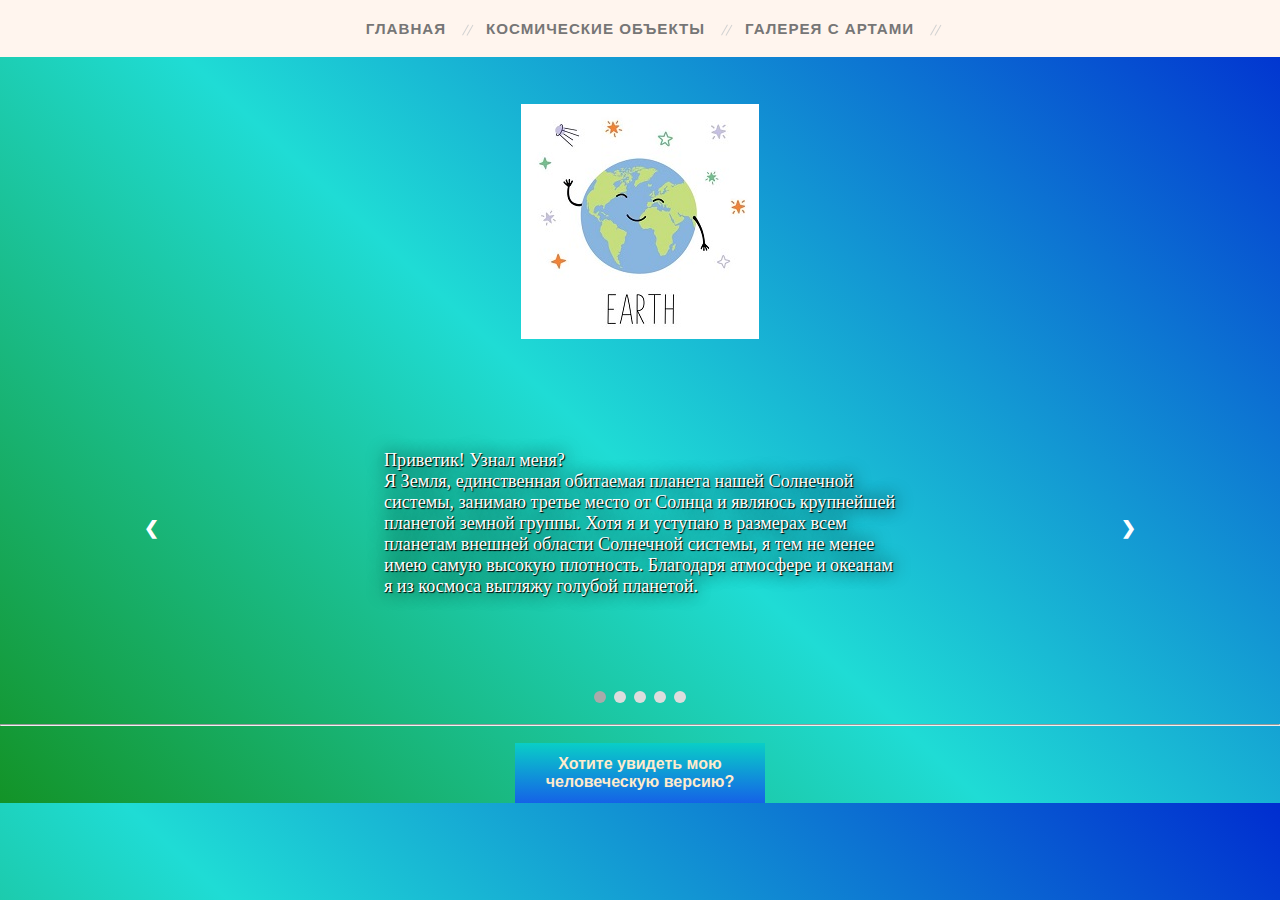
<file: earth.html>
<!DOCTYPE html>
<html lang="en">
<head>
    <meta charset="UTF-8">
    <meta http-equiv="X-UA-Compatible" content="IE=edge">
    <meta name="viewport" content="width=device-width, initial-scale=1.0">
    <link rel="shortcut icon" href="https://www.favicon.by/ico/619e3dd395f57.ico" type="image/x-icon">
    <link rel="stylesheet" href="css/earth.css">
    <title>Солнечная система</title>
</head>
<body>
    <header>
        <ul class="topmenu">
            <li><a href="index.html">Главная</a></li>
            <li><a href="">Космические объекты</a>
               <ul class="submenu">
                  <li><a href="sun.html">Солнце</a></li>
                  <li><a href="mercury.html">Меркурий</a></li>
                  <li><a href="venus.html">Венера</a></li>
                  <li><a href="earth.html">Земля</a></li>
                  <li><a href="mars.html">Марс</a></li>
                  <li><a href="jupiter.html">Юпитер</a></li>
                  <li><a href="saturn.html">Сатурн</a></li>
                  <li><a href="uranium.html">Уран</a></li>
                  <li><a href="neptune.html">Нептун</a></li>
               </ul>
            </li>
            <li><a href="gallery.html">Галерея с артами</a>
         </ul>
    </header>

    <main>
        <center>
           <br><img src="img/earth.jpg" class="img1" alt="The image is not visible">
        </center>
        <div class="slider">
            <div class="item">
              <div class="slideText">
                  <p>
                    Приветик! Узнал меня?<br>
                    Я Земля, единственная обитаемая планета нашей Солнечной системы, занимаю третье место от Солнца и являюсь крупнейшей планетой земной группы. Хотя я и уступаю в размерах всем планетам внешней области Солнечной системы, я тем не менее имею самую высокую плотность. Благодаря атмосфере и океанам я из космоса выгляжу голубой планетой.
                  </p>
              </div>
          </div>
      
          <div class="item">
            <div class="slideText">
                <p>Я состою из нескольких слоев. Снаружи находится земная кора толщиной от 6 до 70 км, состоящая из гранитных, базальтовых и осадочных пород. Под корой глубиной почти дл 3000 км располагается мантия. Под ней скрывается железо-никелевое ядро - твердое внутри, но с жидкой внешней оболочкой.</p>
            </div>
        </div>
      
        <div class="item">
            <div class="slideText">
                <p>Более 70% моей поверхности покрыто водой. Она регулирует климат, она же способствовала появлению жизни.<br>
                Смена времён года происходит благодаря тому, что ось вращения наклонена к моей орбите. Вращаясь вокруг Солнца, я подставляю ему то одно полушарие, то другое. При этом на экватор в любое время года солнечного света попадает больше, чем на полюсы.
                </p>
            </div>
        </div>

        <div class="item">
            <div class="slideText">
                <p>Из-за взаимодействия с Луной земные сутки каждый день увеличиваются, но эта прибавка так мала, что составляет всего сотую долю секунды за 100 лет.</p>
            </div>
        </div>

        <div class="item">
            <div class="slideText">
                <p>Из-за того, что моя ось наклонена по отношению к орбите, в областях вокруг Северного и Южного полюсов возникают полярные ночи и полярные дни, когда Солнце не появляется над горизонтом или не опускается за горизонт в период дольше суток.</p>
            </div>
        </div>

            <a class="prev" onclick="minusSlide()">&#10094;</a>
            <a class="next" onclick="plusSlide()">&#10095;</a>
      </div>
      <br>
      
      <div class="slider-dots">
          <span class="slider-dots_item" onclick="currentSlide(1)"></span> 
            <span class="slider-dots_item" onclick="currentSlide(2)"></span> 
            <span class="slider-dots_item" onclick="currentSlide(3)"></span>
            <span class="slider-dots_item" onclick="currentSlide(4)"></span>
            <span class="slider-dots_item" onclick="currentSlide(5)"></span>
      </div>
      <script src="js/sun.js"></script>
      <br><hr><br>
      <center><button id="myBtn">Хотите увидеть мою человеческую версию?</button></center>
      <div id="myModal" class="modal">
        <div class="modal-content">
          <div class="modal-header">
            <span class="close">&times;</span>
            <h2>Земля</h2>
          </div>
          <div class="modal-body">
            <ul>
                <li>Пол: Женский</li>
                <li>Возраст: 4.5 биллионов лет</li>
                <li>Спутник: Луна</li>
                <li>Способности: Геокинез(манипуляция землёй)</li>
                <li>Качества: Харизматичная, лояльная, любопытная, общительная</li>
                <li>Любимые цвета: Тёплые оттенки</li>
            </ul>
            <center>
               <br><img src="img/earth2.jpg" class="img2" alt="The image is not visible">
             </center>
          </div>
        </div>
      </div>
      <script src="js/button.js"></script>  
    </main>
</body>
</file>
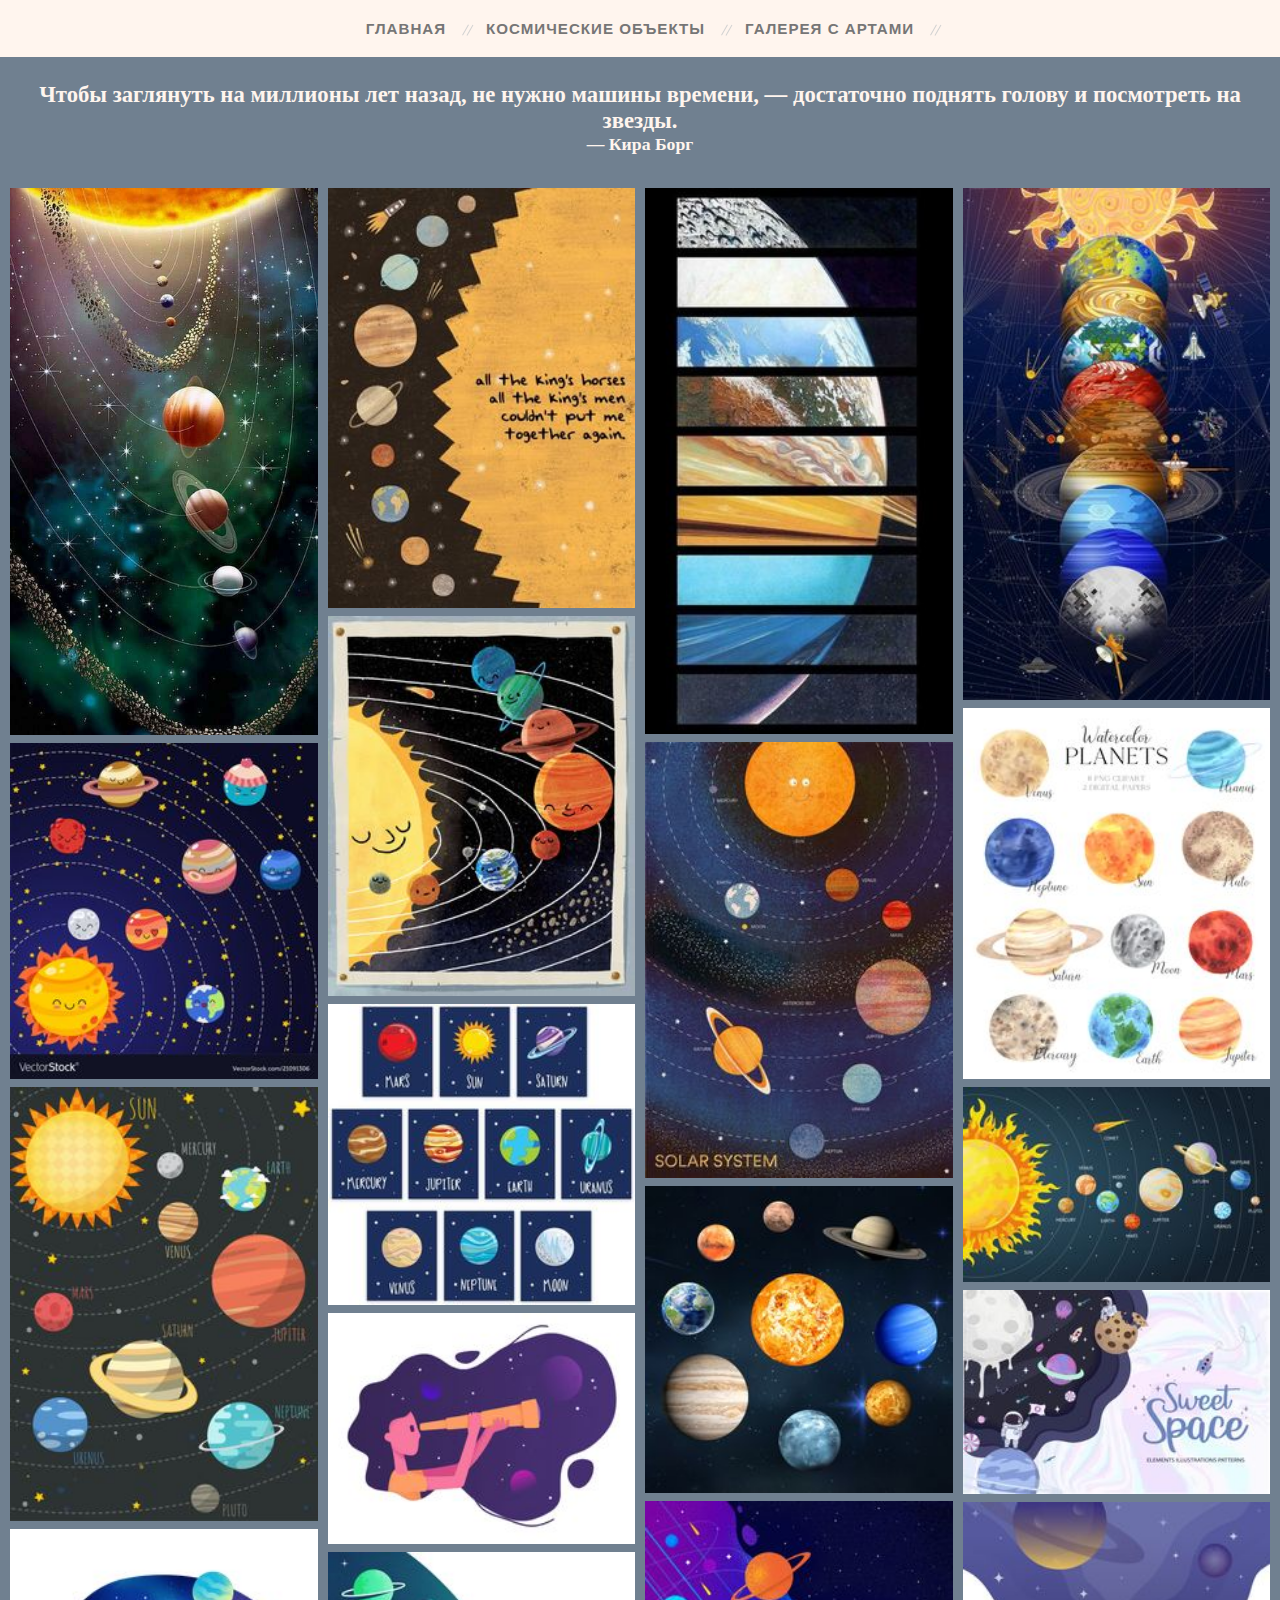
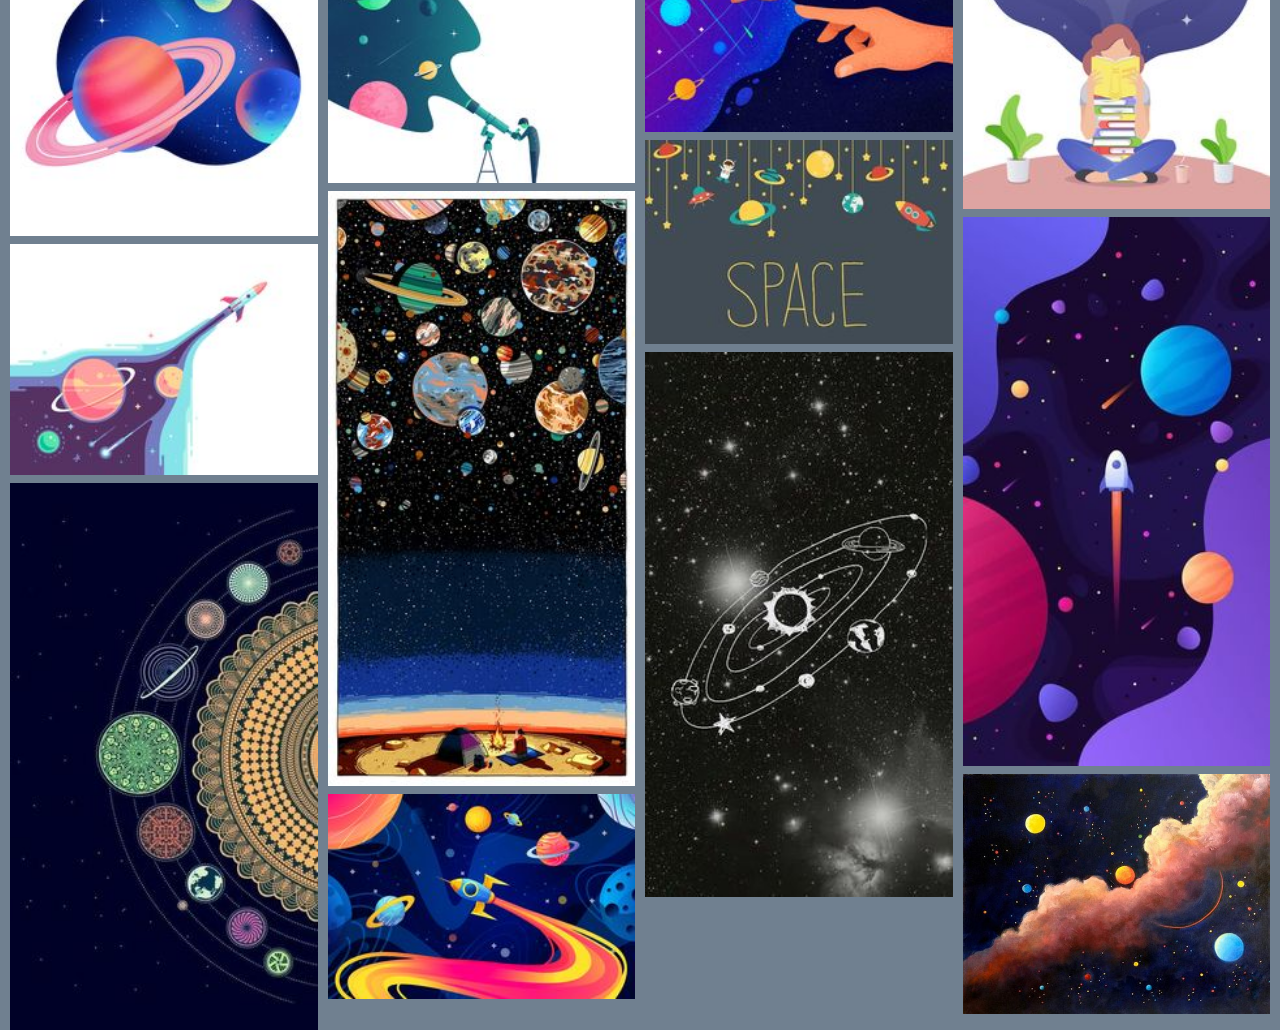
<file: gallery.html>
<!DOCTYPE html>
<html lang="en">
<head>
    <meta charset="UTF-8">
    <meta http-equiv="X-UA-Compatible" content="IE=edge">
    <meta name="viewport" content="width=device-width, initial-scale=1.0">
    <link rel="shortcut icon" href="https://www.favicon.by/ico/619e3dd395f57.ico" type="image/x-icon">
    <link rel="stylesheet" href="css/gallery.css">
    <title>Солнечная система</title>
</head>
<body>
    <header>
        <ul class="topmenu">
            <li><a href="index.html">Главная</a></li>
            <li><a href="">Космические объекты</a>
               <ul class="submenu">
                  <li><a href="sun.html">Солнце</a></li>
                  <li><a href="mercury.html">Меркурий</a></li>
                  <li><a href="venus.html">Венера</a></li>
                  <li><a href="earth.html">Земля</a></li>
                  <li><a href="mars.html">Марс</a></li>
                  <li><a href="jupiter.html">Юпитер</a></li>
                  <li><a href="saturn.html">Сатурн</a></li>
                  <li><a href="uranium.html">Уран</a></li>
                  <li><a href="neptune.html">Нептун</a></li>
               </ul>
            </li>
            <li><a href="gallery.html">Галерея с артами</a>
         </ul>
    </header>
  <div class="header">
        <h2>Чтобы заглянуть на миллионы лет назад, не нужно машины времени, — достаточно поднять голову и посмотреть на звезды.</h2>
        <h3>— Кира Борг</h3>
  </div>
  <div class="row">
      <div class="column">
          <img src="img/1.jpg" style="width: 100%;">
          <img src="img/5.jpg" style="width: 100%;">
          <img src="img/9.jpg" style="width: 100%;">
          <img src="img/13.jpg" style="width: 100%;">
          <img src="img/17.jpg" style="width: 100%;">
          <img src="img/21.jpg" style="width: 100%;">
        </div>
      <div class="column">
          <img src="img/2.jpg" style="width: 100%;">
          <img src="img/6.jpg" style="width: 100%;">
          <img src="img/10.jpg" style="width: 100%;">
          <img src="img/14.jpg" style="width: 100%;">
          <img src="img/18.jpg" style="width: 100%;">
          <img src="img/22.jpg" style="width: 100%;">
          <img src="img/25.jpg" style="width: 100%;">
      </div>
      <div class="column">
          <img src="img/3.jpg" style="width: 100%;">
          <img src="img/7.jpg" style="width: 100%;">
          <img src="img/11.jpg" style="width: 100%;">
          <img src="img/15.jpg" style="width: 100%;">
          <img src="img/19.jpg" style="width: 100%;">
          <img src="img/23.jpg" style="width: 100%;">
          
      </div>
      <div class="column">
          <img src="img/4.jpg" style="width: 100%;">
          <img src="img/8.jpg" style="width: 100%;">
          <img src="img/12.jpg" style="width: 100%;">
          <img src="img/16.jpg" style="width: 100%;">
          <img src="img/20.jpg" style="width: 100%;">
          <img src="img/24.jpg" style="width: 100%;">
          <img src="img/26.jpg" style="width: 100%;">
      </div>
  </div>
</body>
</html>
</file>
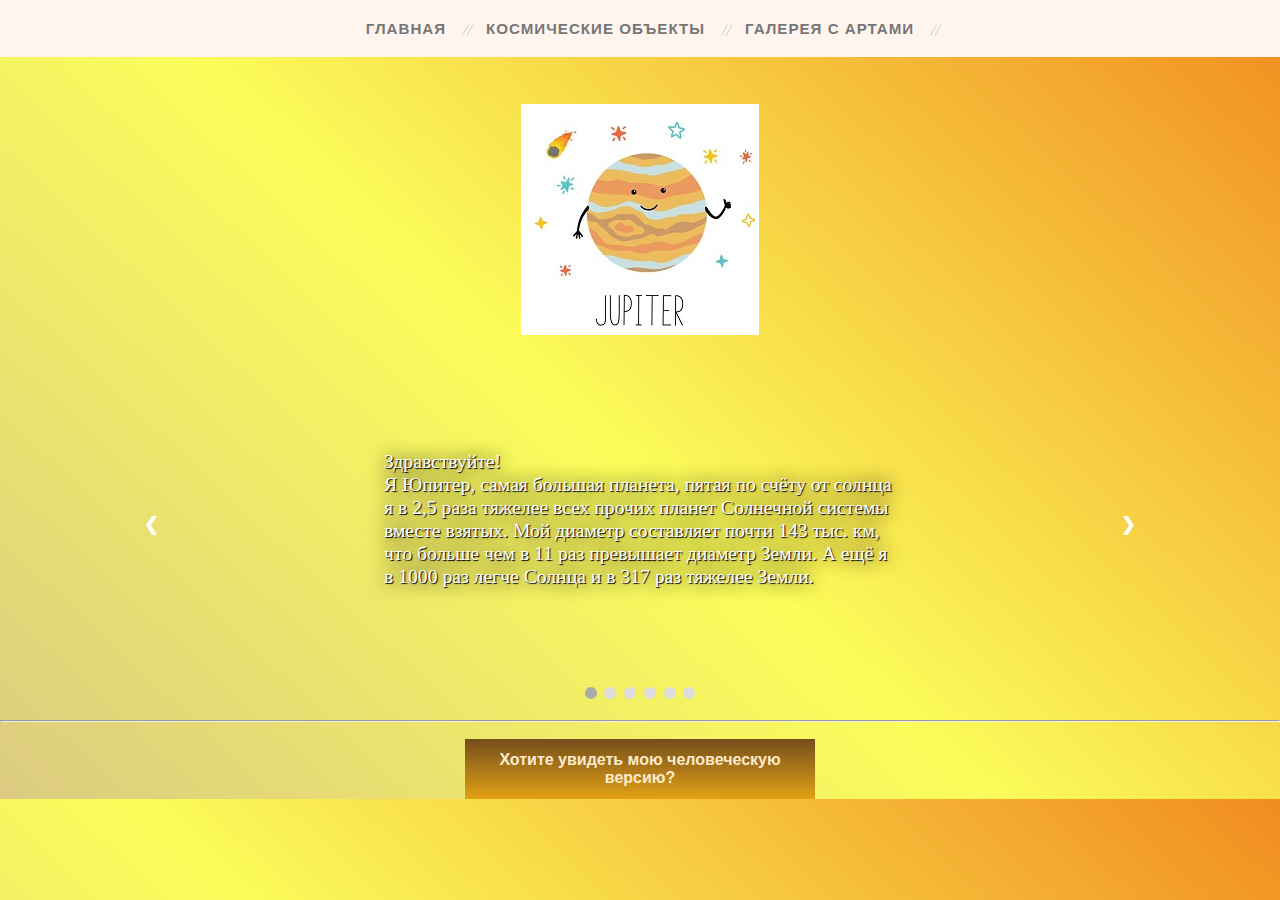
<file: jupiter.html>
<!DOCTYPE html>
<html lang="en">
<head>
    <meta charset="UTF-8">
    <meta http-equiv="X-UA-Compatible" content="IE=edge">
    <meta name="viewport" content="width=device-width, initial-scale=1.0">
    <link rel="shortcut icon" href="https://www.favicon.by/ico/619e3dd395f57.ico" type="image/x-icon">
    <link rel="stylesheet" href="css/jupiter.css">
    <title>Солнечная система</title>
</head>
<body>
    <header>
        <ul class="topmenu">
            <li><a href="index.html">Главная</a></li>
            <li><a href="">Космические объекты</a>
               <ul class="submenu">
                  <li><a href="sun.html">Солнце</a></li>
                  <li><a href="mercury.html">Меркурий</a></li>
                  <li><a href="venus.html">Венера</a></li>
                  <li><a href="earth.html">Земля</a></li>
                  <li><a href="mars.html">Марс</a></li>
                  <li><a href="jupiter.html">Юпитер</a></li>
                  <li><a href="saturn.html">Сатурн</a></li>
                  <li><a href="uranium.html">Уран</a></li>
                  <li><a href="neptune.html">Нептун</a></li>
               </ul>
            </li>
            <li><a href="gallery.html">Галерея с артами</a>
         </ul>
    </header>

    <main>
        <center>
           <br><img src="img/jupiter.jpg" class="img1" alt="The image is not visible">
        </center>
        <div class="slider">
            <div class="item">
              <div class="slideText">
                  <p>
                    Здравствуйте!<br>
                    Я Юпитер, самая большая планета, пятая по счёту от солнца я в 2,5 раза тяжелее всех прочих планет Солнечной системы вместе взятых. Мой диаметр составляет почти 143 тыс. км, что больше чем в 11 раз превышает диаметр Земли. А ещё я в 1000 раз легче Солнца и в 317 раз тяжелее Земли.
                </p>
              </div>
          </div>
      
          <div class="item">
            <div class="slideText">
                <p>Я вращаюсь вокруг своей оси быстрее, чем любая другая планета. Сутки здесь длятся всего 9 земных часов и 55 минут. Из-за этого в моей атмосфере возникают ветры скоростью более 600 км/ч, а сам я заметно сплюснут с плюсов. Я совершаю оборот вокруг Солнца за 11,8 земных года.</p>
            </div>
        </div>
      
        <div class="item">
            <div class="slideText">
                <p>Мой спутник Ганимед - крупнейший спутник в Солнечной системе. Его диаметр 5268 км, это больше, чем диаметр Меркурия, и 2 раза больше диаметра Луны. Он так велик что обладает собственным магнитным полем.</p>
            </div>
        </div>

        <div class="item">
            <div class="slideText">
                <p>Меня, как и другие планеты внешней области Солнечной системы, называют газовым гигантом. Большая часть планеты состоит из газов: водорода, гелия, аммиака. Предположительно, водород на у меня находится как в виде газа, так и видишь жидкости.</p>
            </div>
        </div>

        <div class="item">
            <div class="slideText">
                <p>Я - одно из самых ярких небесных тел, поэтому был известен с древности. В 7-8 вв. до н.э. вавилонские астрономы называли меня Белой звездой и связывали с верховным божеством Мардуком. Римляне также дали мне имя своего главного бога-громовержца.</p>
            </div>
        </div>

        <div class="item">
            <div class="slideText">
                <p>Я так велик, что изучить моё внутреннее строение наука пока не в состоянии. По предположениям учёных, в центре находттся каменное ядро, которое тяжелее Земли в 10 раз. Вокруг ядра находятся слои металлического и жидкого водорода, а над ними - газовая атмосфера. На мне даже иногда бывают штормы грозы с молниями и полярные сияния.</p>
            </div>
        </div>
      
            <a class="prev" onclick="minusSlide()">&#10094;</a>
            <a class="next" onclick="plusSlide()">&#10095;</a>
      </div>
      <br>
      <div class="slider-dots">
          <span class="slider-dots_item" onclick="currentSlide(1)"></span> 
            <span class="slider-dots_item" onclick="currentSlide(2)"></span> 
            <span class="slider-dots_item" onclick="currentSlide(3)"></span>
            <span class="slider-dots_item" onclick="currentSlide(4)"></span>
            <span class="slider-dots_item" onclick="currentSlide(5)"></span>
            <span class="slider-dots_item" onclick="currentSlide(6)"></span>  
      </div>
      <script src="js/sun.js"></script>
      <br><hr><br>
      <center><button id="myBtn">Хотите увидеть мою человеческую версию?</button></center>
      <div id="myModal" class="modal">
        <div class="modal-content">
          <div class="modal-header">
            <span class="close">&times;</span>
            <h2>Юпитер</h2>
          </div>
          <div class="modal-body">
            <ul>
                <li>Пол: Мужской</li>
                <li>Возраст: 4.5 биллионов лет</li>
                <li>Спутник: Есть (79 шт.)</li>
                <li>Способности: Супер сила, атмокинез(способность влиять на погодные условия)</li>
                <li>Качества: Доверчивый, решительный, свободолюбивый, безрассудный</li>
                <li>Любимые цвета: Тёплые оттенки</li>
            </ul>
            <center>
               <br><img src="img/jupiter2.jpg" class="img2" alt="The image is not visible">
             </center>
          </div>
        </div>
      </div>
      <script src="js/button.js"></script>   
    </main>
</body>
</file>
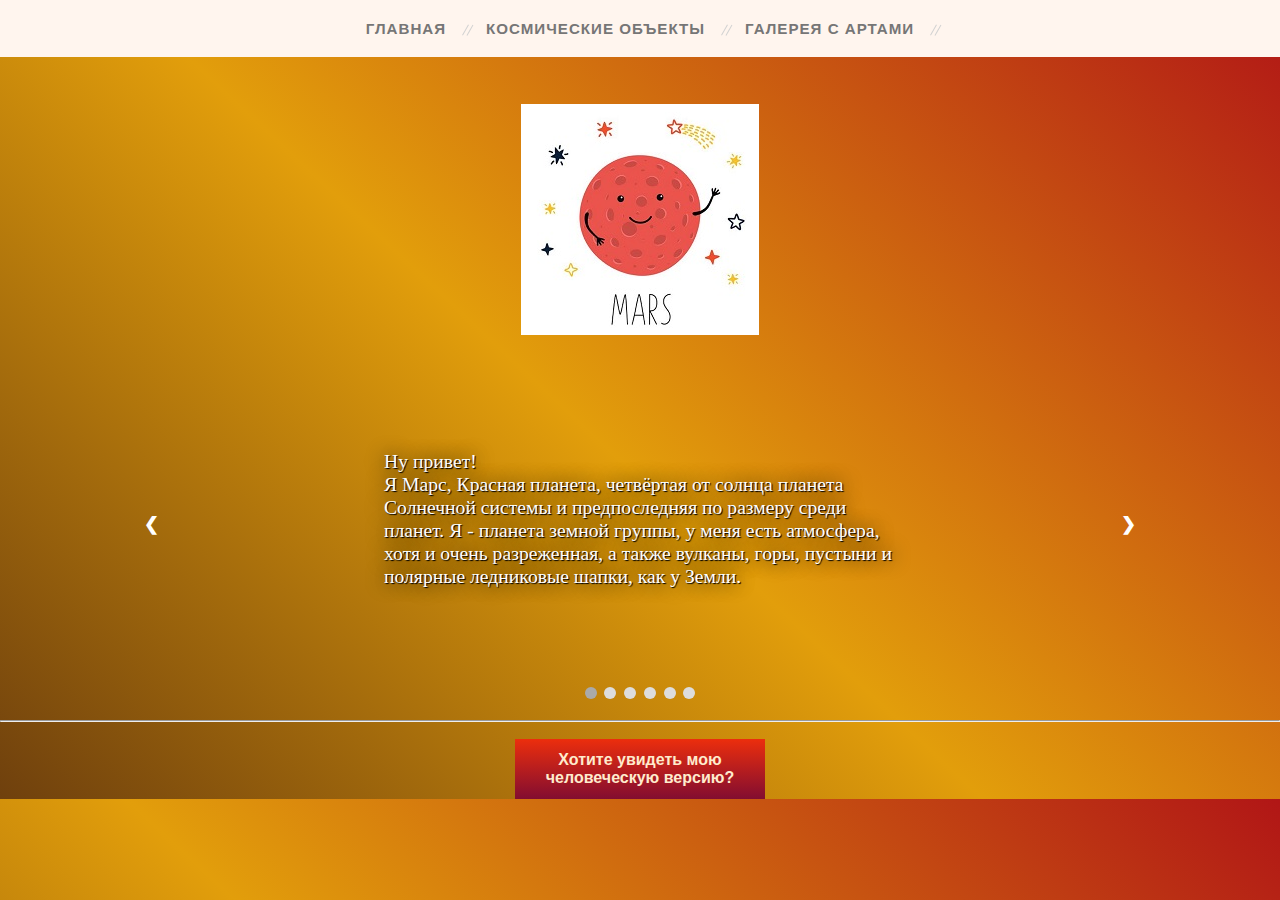
<file: mars.html>
<!DOCTYPE html>
<html lang="en">
<head>
    <meta charset="UTF-8">
    <meta http-equiv="X-UA-Compatible" content="IE=edge">
    <meta name="viewport" content="width=device-width, initial-scale=1.0">
    <link rel="shortcut icon" href="https://www.favicon.by/ico/619e3dd395f57.ico" type="image/x-icon">
    <link rel="stylesheet" href="css/mars.css">
    <title>Солнечная система</title>
</head>
<body>
    <header>
        <ul class="topmenu">
            <li><a href="index.html">Главная</a></li>
            <li><a href="">Космические объекты</a>
               <ul class="submenu">
                  <li><a href="sun.html">Солнце</a></li>
                  <li><a href="mercury.html">Меркурий</a></li>
                  <li><a href="venus.html">Венера</a></li>
                  <li><a href="earth.html">Земля</a></li>
                  <li><a href="mars.html">Марс</a></li>
                  <li><a href="jupiter.html">Юпитер</a></li>
                  <li><a href="saturn.html">Сатурн</a></li>
                  <li><a href="uranium.html">Уран</a></li>
                  <li><a href="neptune.html">Нептун</a></li>
               </ul>
            </li>
            <li><a href="gallery.html">Галерея с артами</a>
         </ul>
    </header>

    <main>
        <center>
           <br><img src="img/mars.jpg" class="img1" alt="The image is not visible">
        </center>
        <div class="slider">
            <div class="item">
              <div class="slideText">
                  <p>
                    Ну привет!<br>
                    Я Марс, Красная планета, четвёртая от солнца планета Солнечной системы и предпоследняя по размеру среди планет. Я - планета земной группы, у меня есть атмосфера, хотя и очень разреженная, а также вулканы, горы, пустыни и полярные ледниковые шапки, как у Земли.
                  </p>
              </div>
          </div>
      
          <div class="item">
            <div class="slideText">
                <p>Я не только выгляжу красным на Земном небе, моя поверхность действительно имеет красноватый оттенок. Это происходит из-за того, что в почве имеется большое количество окислов железа, известных как ржавчина. В целом моя почва близка по составу земной.</p>
            </div>
        </div>
      
        <div class="item">
            <div class="slideText">
                <p>Я почти вдвое меньше Земли по диаметру, который составляет 6779 км, и лишь немногим больше Меркурия. Площадь моей поверхности равна площади суши на Земле, а моя масса составляет лишь десятую часть массы Земли.<br>
                Я нахожусь примерно в полтора раза дальше от Солнца, чем Земля.
                </p>
            </div>
        </div>

        <div class="item">
            <div class="slideText">
                <p>Я назван в честь древнеримского бога войны Марса, которого в Греции называли Аресом. Мой красноватый цвет во многих культурах ассоциировался с кровью и огнем. Название моих спутников тоже ассоциируется с войной: Фобос и Деймос означают "страх" и "ужас".</p>
            </div>
        </div>

        <div class="item">
            <div class="slideText">
                <p>Моя атмосфера состоит в основном из углекислого газа и очень разреженна. Давление на моей поверхности в 160 раз меньше, чем давление на поверхности Земли. Температура здесь колеблется от -153&deg; на полюсе зимой до +20&deg; на экваторе. Средняя температура составляет -50&deg;.</p>
            </div>
        </div>

        <div class="item">
            <div class="slideText">
                <p>Как и у Земли, моя ось вращения наклонена к орбите, поэтому здесь есть смена времён года. Кстати, год на мне длится 687 земных дней, а сутки почти равны земным и составляют 24 часа 39 минут.</p>
            </div>
        </div>
      
            <a class="prev" onclick="minusSlide()">&#10094;</a>
            <a class="next" onclick="plusSlide()">&#10095;</a>
      </div>
      <br>
      <div class="slider-dots">
          <span class="slider-dots_item" onclick="currentSlide(1)"></span> 
            <span class="slider-dots_item" onclick="currentSlide(2)"></span> 
            <span class="slider-dots_item" onclick="currentSlide(3)"></span>
            <span class="slider-dots_item" onclick="currentSlide(4)"></span>
            <span class="slider-dots_item" onclick="currentSlide(5)"></span>
            <span class="slider-dots_item" onclick="currentSlide(6)"></span>  
      </div>
      <script src="js/sun.js"></script>
      <br><hr><br>
      <center><button id="myBtn">Хотите увидеть мою человеческую версию?</button></center>
      <div id="myModal" class="modal">
        <div class="modal-content">
          <div class="modal-header">
            <span class="close">&times;</span>
            <h2>Марс</h2>
          </div>
          <div class="modal-body">
            <ul>
                <li>Пол: Мужской</li>
                <li>Возраст: 4.5 биллионов лет</li>
                <li>Спутник: Есть</li>
                <li>Способности: Пирокинез(манипуляция огонём силой мысли)</li>
                <li>Качества: Импульсивный, агрессивный, упрямый, отдалённый</li>
                <li>Любимые цвета: Тёплые оттенки</li>
            </ul>
            <center>
               <br><img src="img/mars2.jpg" class="img2" alt="The image is not visible">
             </center>
          </div>
        </div>
      </div>
      <script src="js/button.js"></script>   
    </main>
</body>
</file>
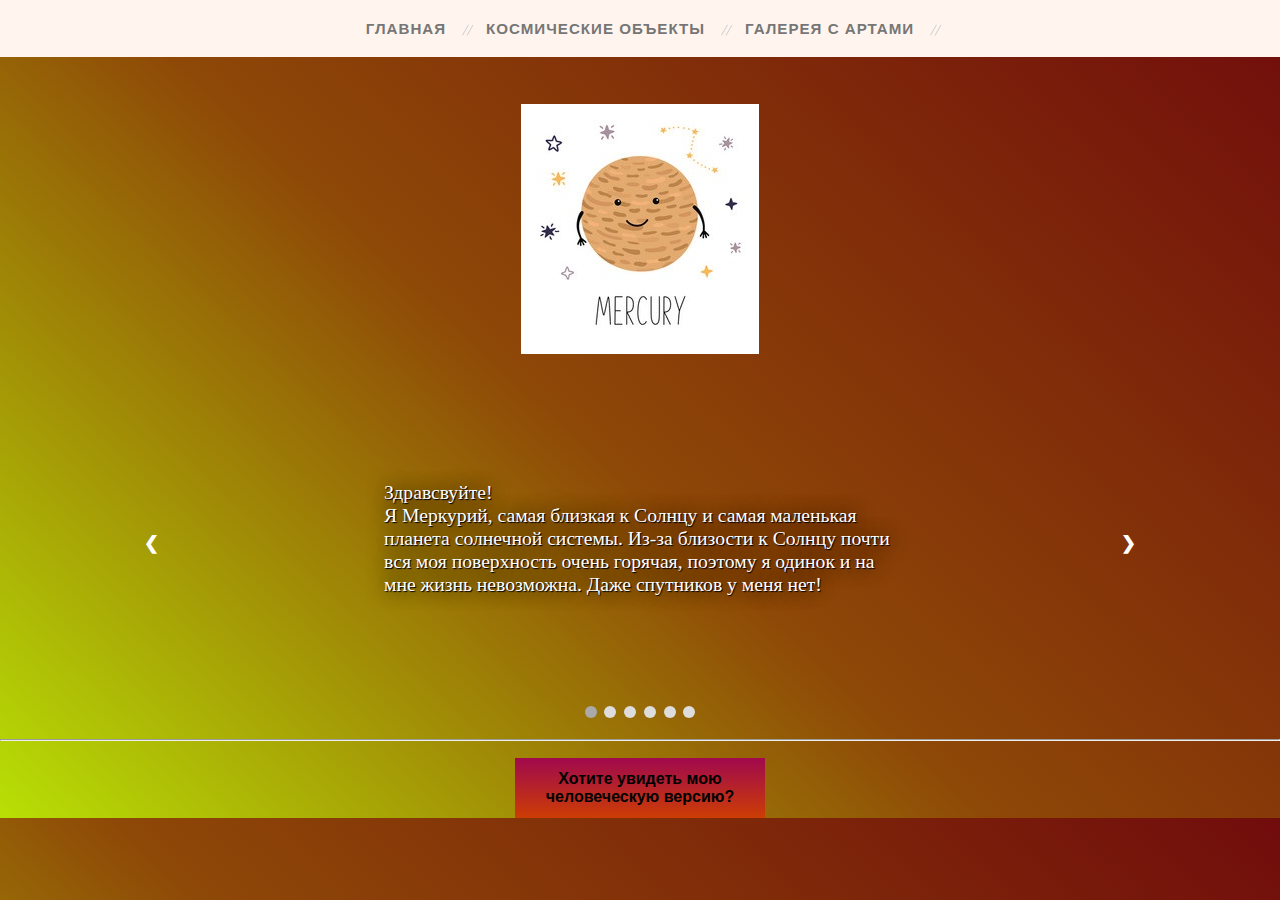
<file: mercury.html>
<!DOCTYPE html>
<html lang="en">
<head>
    <meta charset="UTF-8">
    <meta http-equiv="X-UA-Compatible" content="IE=edge">
    <meta name="viewport" content="width=device-width, initial-scale=1.0">
    <link rel="shortcut icon" href="https://www.favicon.by/ico/619e3dd395f57.ico" type="image/x-icon">
    <link rel="stylesheet" href="css/mercury.css">
    <title>Солнечная система</title>
</head>
<body>
    <header>
        <ul class="topmenu">
            <li><a href="index.html">Главная</a></li>
            <li><a href="">Космические объекты</a>
               <ul class="submenu">
                  <li><a href="sun.html">Солнце</a></li>
                  <li><a href="mercury.html">Меркурий</a></li>
                  <li><a href="venus.html">Венера</a></li>
                  <li><a href="earth.html">Земля</a></li>
                  <li><a href="mars.html">Марс</a></li>
                  <li><a href="jupiter.html">Юпитер</a></li>
                  <li><a href="saturn.html">Сатурн</a></li>
                  <li><a href="uranium.html">Уран</a></li>
                  <li><a href="neptune.html">Нептун</a></li>
               </ul>
            </li>
            <li><a href="gallery.html">Галерея с артами</a>
         </ul>
    </header>

    <main>
        <center>
           <br><img src="img/mercury.jpg" class="img1" alt="The image is not visible">
        </center>
        <div class="slider">
            <div class="item">
              <div class="slideText">
                  <p>
                    Здравсвуйте!<br>
                    Я Меркурий, самая близкая к Солнцу и самая маленькая планета солнечной системы. Из-за близости к Солнцу почти вся моя поверхность очень горячая, поэтому я одинок и на мне жизнь невозможна. Даже спутников у меня нет!
                  </p>
              </div>
          </div>
      
          <div class="item">
            <div class="slideText">
                <p>Первые упоминания обо мне встречаются в вавилонских астрономичесих таблицах 14 в. до н.э. Имя я получил по имени римского бога торговли Меркурия благодаря своему стремительному движению по небу</p>
            </div>
        </div>
      
        <div class="item">
            <div class="slideText">
                <p>Я немногим больше Луны, мой диаметр составляет около 4900 км, также я уступаю в размерах Ганимеду, спутнику Сатурна. Однако у меня очень большое и тяжёлое металлическое ядро, поэтому я в 5 раз тяжелее Луны!</p>
            </div>
        </div>

        <div class="item">
            <div class="slideText">
                <p>Астрономы договорились называть мои кратеры в честь великих философов, поэтов, писателей и художников. Так мои самые крупные кратеры - Рембрандт, Бетховен, Достоевский и Шекспир.</p>
            </div>
        </div>

        <div class="item">
            <div class="slideText">
                <p>Хотя я и нахожусь ближе всех планет к Солнцу, я всё же не самая горячая планета Солнечной системы. Из-за моего медленного вращения вокруг своей оси обращённая к Солнцу сторона разогревается до +427&deg;, но обратная охлаждается до -193&deg;. На глубине всего 1 м температура уже почти не меняется и составляет +75&deg;.</p>
            </div>
        </div>

        <div class="item">
            <div class="slideText">
                <p>Я совершаю один оборот вокруг своей оси почти за 59 земных суток.<br>
                Моё небо всегда чёрное, потому что у меня практически нет атмосферы. Солнце у меня на небе выглядит в 2-3 раза больше, чем с Земли, и совершает по небу движения по причудливым линиям.
                </p>
            </div>
        </div>
      
            <a class="prev" onclick="minusSlide()">&#10094;</a>
            <a class="next" onclick="plusSlide()">&#10095;</a>
      </div>
      <br>
      
      <div class="slider-dots">
          <span class="slider-dots_item" onclick="currentSlide(1)"></span> 
            <span class="slider-dots_item" onclick="currentSlide(2)"></span> 
            <span class="slider-dots_item" onclick="currentSlide(3)"></span>
            <span class="slider-dots_item" onclick="currentSlide(4)"></span>
            <span class="slider-dots_item" onclick="currentSlide(5)"></span>
            <span class="slider-dots_item" onclick="currentSlide(6)"></span>  
      </div>
      <script src="js/sun.js"></script>
      <br><hr><br>
      <center><button id="myBtn">Хотите увидеть мою человеческую версию?</button></center>
      <div id="myModal" class="modal">
        <div class="modal-content">
          <div class="modal-header">
            <span class="close">&times;</span>
            <h2>Меркурий</h2>
          </div>
          <div class="modal-body">
            <ul>
                <li>Пол: Мужской</li>
                <li>Возраст: 4.5 биллионов лет</li>
                <li>Спутник: Нет</li>
                <li>Способности: Супер скорость</li>
                <li>Качества: Активный, смешной, рассеянный, нетерпеливый</li>
                <li>Любимые цвета: Тёмные оттенки</li>
            </ul>
            <center>
               <br><img src="img/mercury2.jpg" class="img2" alt="The image is not visible">
             </center>
          </div>
        </div>
      </div>
      <script src="js/button.js"></script> 
    </main>
</body>
</file>
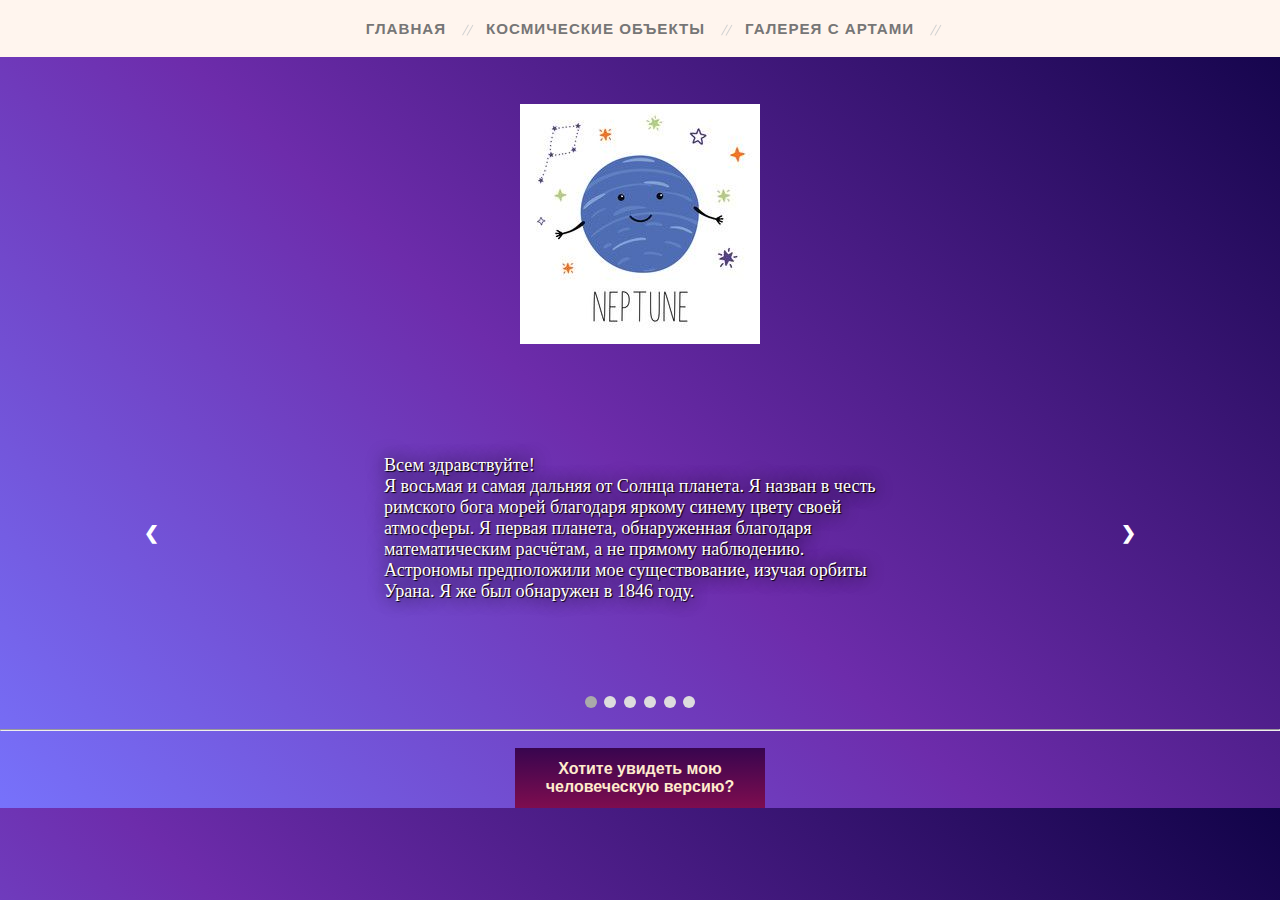
<file: neptune.html>
<!DOCTYPE html>
<html lang="en">
<head>
    <meta charset="UTF-8">
    <meta http-equiv="X-UA-Compatible" content="IE=edge">
    <meta name="viewport" content="width=device-width, initial-scale=1.0">
    <link rel="shortcut icon" href="https://www.favicon.by/ico/619e3dd395f57.ico" type="image/x-icon">
    <link rel="stylesheet" href="css/neptune.css">
    <title>Солнечная система</title>
</head>
<body>
    <header>
        <ul class="topmenu">
            <li><a href="index.html">Главная</a></li>
            <li><a href="">Космические объекты</a>
               <ul class="submenu">
                  <li><a href="sun.html">Солнце</a></li>
                  <li><a href="mercury.html">Меркурий</a></li>
                  <li><a href="venus.html">Венера</a></li>
                  <li><a href="earth.html">Земля</a></li>
                  <li><a href="mars.html">Марс</a></li>
                  <li><a href="jupiter.html">Юпитер</a></li>
                  <li><a href="saturn.html">Сатурн</a></li>
                  <li><a href="uranium.html">Уран</a></li>
                  <li><a href="neptune.html">Нептун</a></li>
               </ul>
            </li>
            <li><a href="gallery.html">Галерея с артами</a>
         </ul>
    </header>

    <main>
        <center>
           <br><img src="img/neptune.jpg" class="img1" alt="The image is not visible">
        </center>

        <div class="slider">
            <div class="item">
              <div class="slideText">
                  <p>
                      Всем здравствуйте!<br>
                      Я восьмая и самая дальняя от Солнца планета. Я назван в честь римского бога морей благодаря яркому синему цвету своей атмосферы. Я первая планета, обнаруженная благодаря математическим расчётам, а не прямому наблюдению. Астрономы предположили мое существование, изучая орбиты Урана. Я же был обнаружен в 1846 году.
                  </p>
              </div>
          </div>
      
          <div class="item">
            <div class="slideText">
                <p>Мое строение очень похоже на строение Урана. Внутри находится ядро массой чуть больше массы Земли, состоящее из железа, никеля и силикатов. Ядро окружено мантией из очень горячей смеси воды, аммиака и метана. Верхний слой составляет водородно-гелиевая атмосфера. Главное различие между мной и Ураном - климат. На Уране атмосфера малоподвижная, а на мне ветры дуют с почти сверхзвуковой скоростью - до 600 м/с.</p>
            </div>
        </div>
      
        <div class="item">
            <div class="slideText">
                <p>Моя атмосфера состоит из водорода, гелия и примесей других газов. Синий цвет мне продают примеси метана, который поглощает волны красного света.</p>
            </div>
        </div>

        <div class="item">
            <div class="slideText">
                <p>Я удалён от Солнца на 4,5 млрд км, это в 30 раз дальше, чем Земля. Планета совершает полный оборот по орбите почти за 165 земных лет. С тех пор, как меня открыли, у меня только-только прошел один год. Сутки здесь длятся 16 земных часов.</p>
            </div>
        </div>

        <div class="item">
            <div class="slideText">
                <p>Известно 14 моих спутников, крупнейшим из которых является Тритон. Это единственный крупный спутник в Солнечной системе, который движется в направлении, обратном вращению своей планеты.</p>
            </div>
        </div>

        <div class="item">
            <div class="slideText">
                <p>Как и у других планет гигантов, у меня есть система колец, но не таких обширных, как у Сатурна. Предположительно, кольца состоят из частиц льда в смеси с соединениями углерода, которые придают им красноватый оттенок.</p>
            </div>
        </div>

            <a class="prev" onclick="minusSlide()">&#10094;</a>
            <a class="next" onclick="plusSlide()">&#10095;</a>
      </div>
      <br>
      
      <div class="slider-dots">
          <span class="slider-dots_item" onclick="currentSlide(1)"></span> 
            <span class="slider-dots_item" onclick="currentSlide(2)"></span> 
            <span class="slider-dots_item" onclick="currentSlide(3)"></span>
            <span class="slider-dots_item" onclick="currentSlide(4)"></span>
            <span class="slider-dots_item" onclick="currentSlide(5)"></span>
            <span class="slider-dots_item" onclick="currentSlide(6)"></span>  
      </div>
      <script src="js/sun.js"></script>
      <br><hr><br>
      <center><button id="myBtn">Хотите увидеть мою человеческую версию?</button></center>
      <div id="myModal" class="modal">
        <div class="modal-content">
          <div class="modal-header">
            <span class="close">&times;</span>
            <h2>Нептун</h2>
          </div>
          <div class="modal-body">
            <ul>
                <li>Пол: Женский</li>
                <li>Возраст: 4.5 биллионов лет</li>
                <li>Спутник: Есть (14 шт.)</li>
                <li>Способности: Гидрокинез(манипуляция жидкостями), криокинез(способность замораживать)</li>
                <li>Качества: Гордая, суетливая, саркастичная, перфекционист</li>
                <li>Любимые цвета: Холодные оттенки</li>
            </ul>
            <center>
               <br><img src="img/neptune2.jpg" class="img2" alt="The image is not visible">
             </center>
          </div>
        </div>
      </div>
      <script src="js/button.js"></script>   
    </main>
</body>
</file>
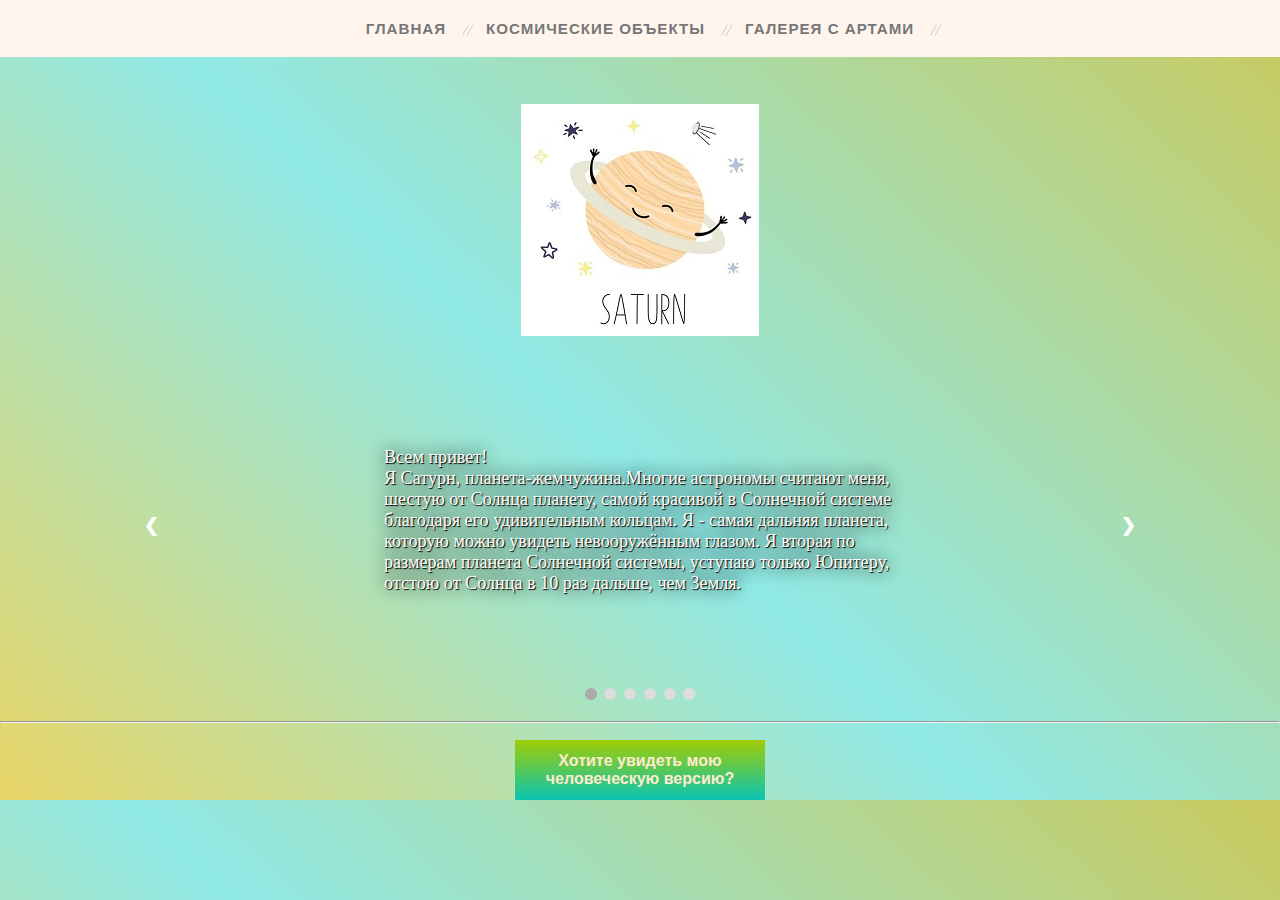
<file: saturn.html>
<!DOCTYPE html>
<html lang="en">
<head>
    <meta charset="UTF-8">
    <meta http-equiv="X-UA-Compatible" content="IE=edge">
    <meta name="viewport" content="width=device-width, initial-scale=1.0">
    <link rel="shortcut icon" href="https://www.favicon.by/ico/619e3dd395f57.ico" type="image/x-icon">
    <link rel="stylesheet" href="css/saturn.css">
    <title>Солнечная система</title>
</head>
<body>
    <header>
        <ul class="topmenu">
            <li><a href="index.html">Главная</a></li>
            <li><a href="">Космические объекты</a>
               <ul class="submenu">
                  <li><a href="sun.html">Солнце</a></li>
                  <li><a href="mercury.html">Меркурий</a></li>
                  <li><a href="venus.html">Венера</a></li>
                  <li><a href="earth.html">Земля</a></li>
                  <li><a href="mars.html">Марс</a></li>
                  <li><a href="jupiter.html">Юпитер</a></li>
                  <li><a href="saturn.html">Сатурн</a></li>
                  <li><a href="uranium.html">Уран</a></li>
                  <li><a href="neptune.html">Нептун</a></li>
               </ul>
            </li>
            <li><a href="gallery.html">Галерея с артами</a>
         </ul>
    </header>

    <main>
        <center>
           <br><img src="img/saturn.jpg" class="img1" alt="The image is not visible">
        </center>

        <div class="slider">
            <div class="item">
              <div class="slideText">
                  <p>
                      Всем привет!<br>
                      Я Сатурн, планета-жемчужина.Многие астрономы считают меня, шестую от Солнца планету, самой красивой в Солнечной системе благодаря его удивительным кольцам. Я - самая дальняя планета, которую можно увидеть невооружённым глазом. Я вторая по размерам планета Солнечной системы, уступаю только Юпитеру, отстою от Солнца в 10 раз дальше, чем Земля.
                  </p>
              </div>
          </div>
      
          <div class="item">
            <div class="slideText">
                <p>Все планеты внешней области имеют кольца, но у меня они самые широкие. Кольца состоят из миллиардов мельчайших частиц льда с некоторой примесью камней. Хотя диаметр колец составляет 250 тыс. км, их толщина не достигает и километра. Происхождение колец науки пока неясно.</p>
            </div>
        </div>
      
        <div class="item">
            <div class="slideText">
                <p>По предположениям астрономов у меня внутри есть ядро массой от 9 до 22 массы Земли, состоящее из металлов, силикатов и, возможно, льда. Вокруг ядра располагается слой металлического водорода в смеси с гелем. Моя атмосфера состоит в основном из водорода, с небольшой примесью гелия и других газов. В ней дуют мощнейшие ветры - до 500 м/с.</p>
            </div>
        </div>

        <div class="item">
            <div class="slideText">
                <p>Известно уже более 60 моих спутников, и учёные продолжают открывать новые. Самый крупный мой спутник - Титан, это второй по размеру спутник в Солнечной системе, он больше Меркурия. И это единственный объект Солнечной системе, кроме Земли, на котором есть жидкая вода. Титан также единственный спутник в Солнечной системе, обладающий собственной плотной атмосферой.</p>
            </div>
        </div>

        <div class="item">
            <div class="slideText">
                <p>Хотя я ненамного уступаю Юпитеру по размеру, я намного легче, и моя средняя плотность в 1,5 раза меньше плотности воды и в 8 раз меньше плотности Земли. Если представить гигантский бассейн, в котором планеты могли бы поместиться, я стал бы единственной планетой Солнечной системы, которая могла бы плавать.</p>
            </div>
        </div>

        <div class="item">
            <div class="slideText">
                <p>Мой год длится 29,5 земных года, а вокруг своей оси я делаю полный оборот за 10 земных часов и 34 минуты. Я излучаю в космос в 2,5 раза больше энергии, чем получаю от Солнца.</p>
            </div>
        </div>
      
            <a class="prev" onclick="minusSlide()">&#10094;</a>
            <a class="next" onclick="plusSlide()">&#10095;</a>
      </div>
      <br>
      
      <div class="slider-dots">
          <span class="slider-dots_item" onclick="currentSlide(1)"></span> 
            <span class="slider-dots_item" onclick="currentSlide(2)"></span> 
            <span class="slider-dots_item" onclick="currentSlide(3)"></span>
            <span class="slider-dots_item" onclick="currentSlide(4)"></span>
            <span class="slider-dots_item" onclick="currentSlide(5)"></span>
            <span class="slider-dots_item" onclick="currentSlide(6)"></span>  
      </div>
      <script src="js/sun.js"></script>
      <br><hr><br>
      <center><button id="myBtn">Хотите увидеть мою человеческую версию?</button></center>
      <div id="myModal" class="modal">
        <div class="modal-content">
          <div class="modal-header">
            <span class="close">&times;</span>
            <h2>Сатурн</h2>
          </div>
          <div class="modal-body">
            <ul>
                <li>Пол: Женский</li>
                <li>Возраст: 4.5 биллионов лет</li>
                <li>Спутник: Есть (82 шт.)</li>
                <li>Способности: Телепатия, ясновидение</li>
                <li>Качества: Спокойная, понимающая, честная, интеллектуальная</li>
                <li>Любимые цвета: Тёплые оттенки</li>
            </ul>
            <center>
               <br><img src="img/saturn2.jpg" class="img2" alt="The image is not visible">
             </center>
          </div>
        </div>
      </div>
      <script src="js/button.js"></script>   
    </main>
</body>
</file>
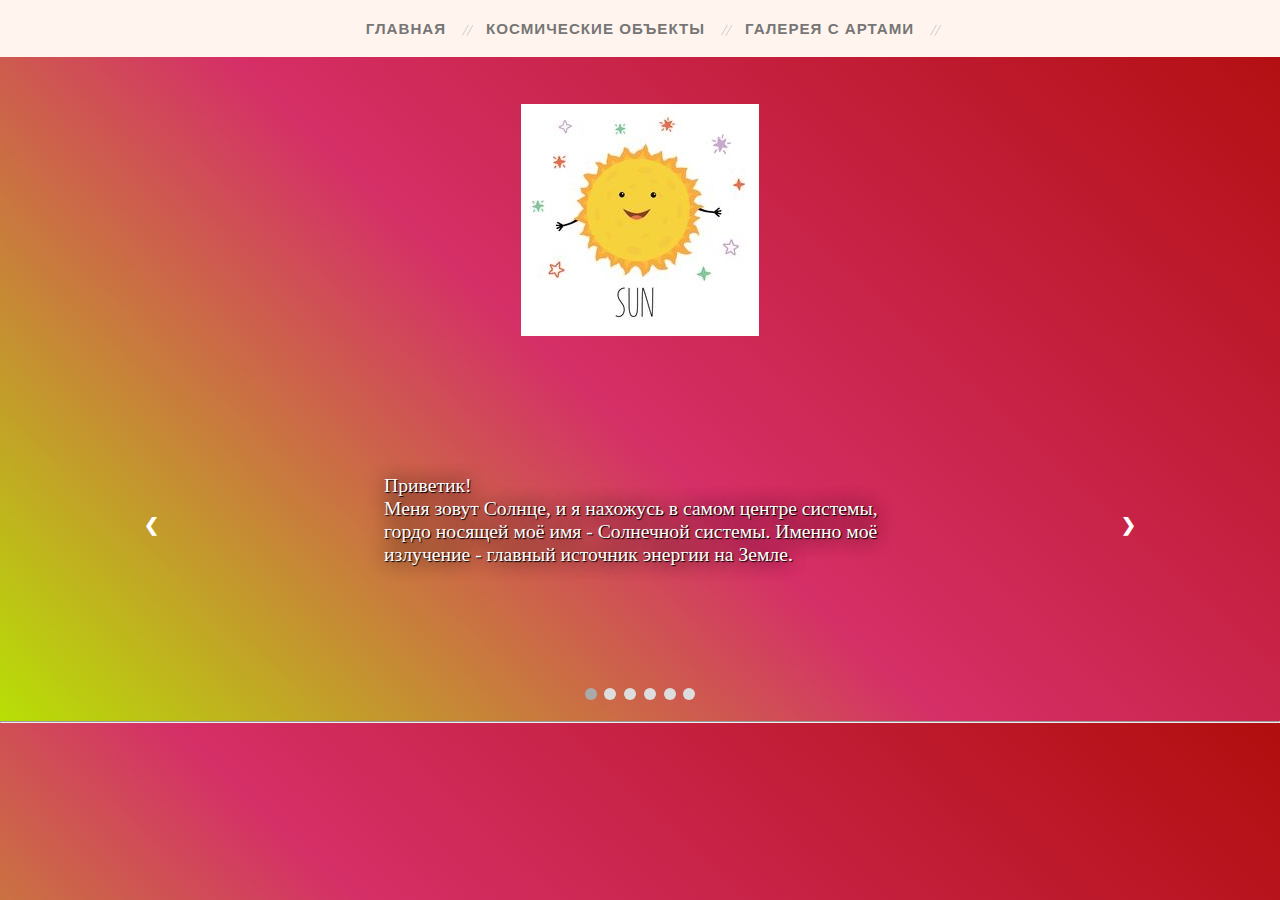
<file: sun.html>
<!DOCTYPE html>
<html lang="en">
<head>
    <meta charset="UTF-8">
    <meta http-equiv="X-UA-Compatible" content="IE=edge">
    <meta name="viewport" content="width=device-width, initial-scale=1.0">
    <link rel="shortcut icon" href="https://www.favicon.by/ico/619e3dd395f57.ico" type="image/x-icon">
    <link rel="stylesheet" href="css/sun.css">
    <title>Солнечная система</title>
</head>
<body>
    <header>
        <ul class="topmenu">
            <li><a href="index.html">Главная</a></li>
            <li><a href="">Космические объекты</a>
               <ul class="submenu">
                  <li><a href="sun.html">Солнце</a></li>
                  <li><a href="mercury.html">Меркурий</a></li>
                  <li><a href="venus.html">Венера</a></li>
                  <li><a href="earth.html">Земля</a></li>
                  <li><a href="mars.html">Марс</a></li>
                  <li><a href="jupiter.html">Юпитер</a></li>
                  <li><a href="saturn.html">Сатурн</a></li>
                  <li><a href="uranium.html">Уран</a></li>
                  <li><a href="neptune.html">Нептун</a></li>
               </ul>
            </li>
            <li><a href="gallery.html">Галерея с артами</a>
         </ul>
    </header>

    <main>
        <center>
           <br><img src="img/sun.jpg" class="img1" alt="The image is not visible">
        </center>

        <div class="slider">
            <div class="item">
              <div class="slideText">
                  <p>
                      Приветик!<br>
                      Меня зовут Солнце, и я нахожусь в самом центре системы, гордо носящей моё имя - Солнечной системы. Именно моё излучение - главный источник энергии на Земле.
                  </p>
              </div>
          </div>
      
          <div class="item">
            <div class="slideText">
                <p>Я молодая, достаточно крупная и яркая по сравнению со многими другими звёздами. Неловко это признвать, но я жарче любого огня: температура на моей поверхности достигает 6 тыс. градусов, а ядро, где происходят термоядерные реакции, и вовсе - более 14 млн градусов</p>
            </div>
        </div>
      
        <div class="item">
            <div class="slideText">
                <p>Мой диаметр составляет примерно 1,4 млн км. Это в 109 раз больше, чем диаметр Земли!<br>
                Хотя астрономы и относят меня к классу звёзд "жёлтый карлик", на самом деле я свечусь белым светом. Жёлты же цвет мне придаёт ваша атмосфера. 
                </p>
            </div>
        </div>

        <div class="item">
            <div class="slideText">
                <p>У меня мощное магнитное поле, которое оказывает большое влияние на вашу планету. Солнечные пятна и вспышки, северное сияние, геомагнитные бури, которые могут нарушить работу электроприборов и ухудшить самочувствие людей, вызваны активностью моего магнитного поля.</p>
            </div>
        </div>

        <div class="item">
            <div class="slideText">
                <p>Я довольно взрослая: мне около 4,6 млрд лет. Однако это не слишком много по сравнению с другими звёздами. Учёные относят меня к первому типу звёздного населения - это самые новые среди известных науке звёзд, в нас больше всего сложных химических элементов. Так что я ещё в расцвете сил по сравнению с звёздами второго и третьего типа!</p>
            </div>
        </div>

        <div class="item">
            <div class="slideText">
                <p>Я вхожу в число самых ярких из 100 млрд звёзд нашей галактики Млечный Путь. Каждую секунду во мне сгорает 4 млн тонн вещества, превращаясь в излучение.<br>
                А ещё я совершаю полный оборот вокруг своей оси примерно за 25 с половиной земных суток!
                </p>
            </div>
        </div>
      
            <a class="prev" onclick="minusSlide()">&#10094;</a>
            <a class="next" onclick="plusSlide()">&#10095;</a>
      </div>
      <br>
      
      <div class="slider-dots">
          <span class="slider-dots_item" onclick="currentSlide(1)"></span> 
            <span class="slider-dots_item" onclick="currentSlide(2)"></span> 
            <span class="slider-dots_item" onclick="currentSlide(3)"></span>
            <span class="slider-dots_item" onclick="currentSlide(4)"></span>
            <span class="slider-dots_item" onclick="currentSlide(5)"></span>
            <span class="slider-dots_item" onclick="currentSlide(6)"></span>  
      </div>
      <script src="js/sun.js"></script>
      <br><hr>
    </main>
</body>
</file>
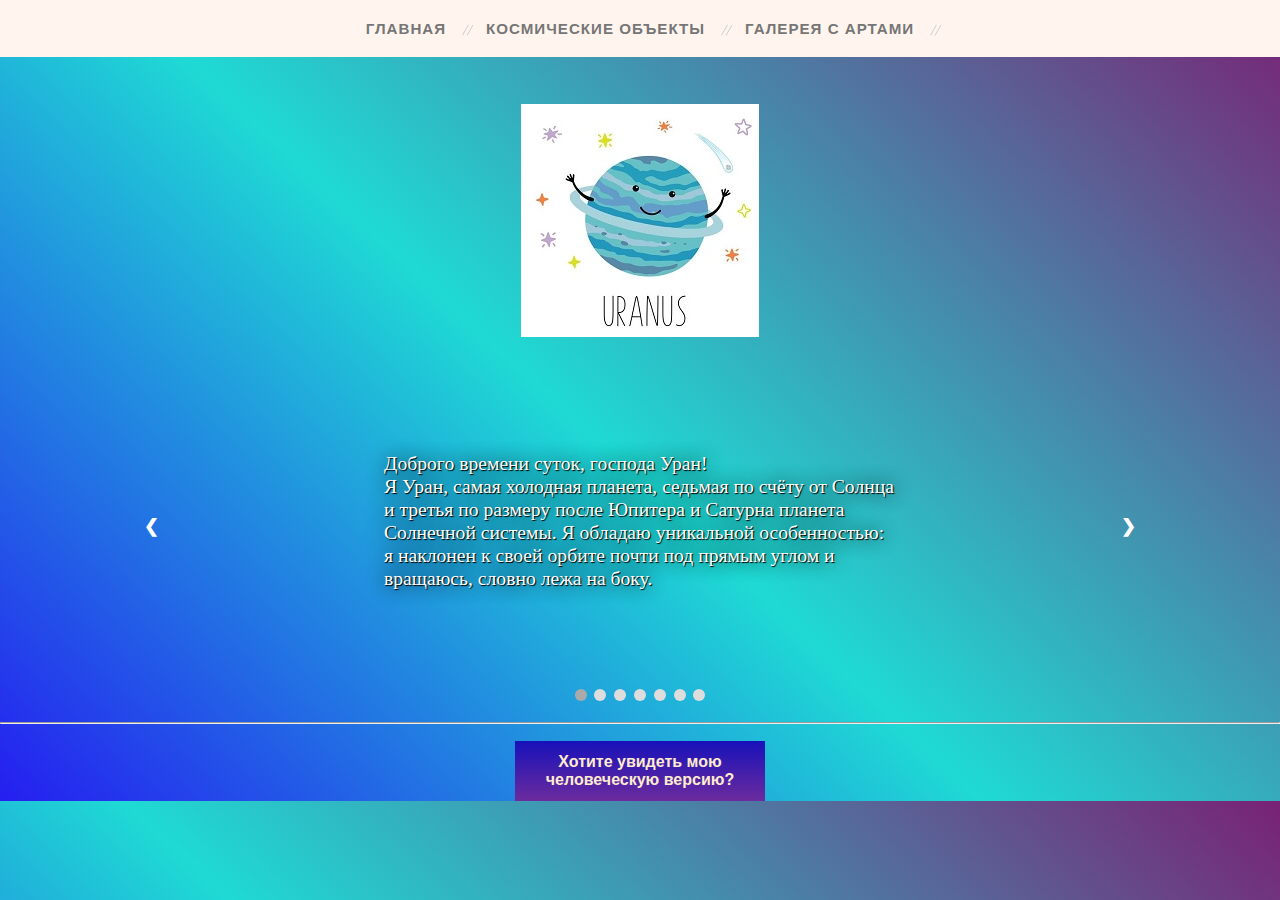
<file: uranium.html>
<!DOCTYPE html>
<html lang="en">
<head>
    <meta charset="UTF-8">
    <meta http-equiv="X-UA-Compatible" content="IE=edge">
    <meta name="viewport" content="width=device-width, initial-scale=1.0">
    <link rel="shortcut icon" href="https://www.favicon.by/ico/619e3dd395f57.ico" type="image/x-icon">
    <link rel="stylesheet" href="css/uranium.css">
    <title>Солнечная система</title>
</head>
<body>
    <header>
        <ul class="topmenu">
            <li><a href="index.html">Главная</a></li>
            <li><a href="">Космические объекты</a>
               <ul class="submenu">
                  <li><a href="sun.html">Солнце</a></li>
                  <li><a href="mercury.html">Меркурий</a></li>
                  <li><a href="venus.html">Венера</a></li>
                  <li><a href="earth.html">Земля</a></li>
                  <li><a href="mars.html">Марс</a></li>
                  <li><a href="jupiter.html">Юпитер</a></li>
                  <li><a href="saturn.html">Сатурн</a></li>
                  <li><a href="uranium.html">Уран</a></li>
                  <li><a href="neptune.html">Нептун</a></li>
               </ul>
            </li>
            <li><a href="gallery.html">Галерея с артами</a>
         </ul>
    </header>

    <main>
        <center>
           <br><img src="img/uranus.jpg" class="img1" alt="The image is not visible">
        </center>

        <div class="slider">
            <div class="item">
              <div class="slideText">
                  <p>
                      Доброго времени суток, господа Уран!<br>
                      Я Уран, самая холодная планета, седьмая по счёту от Солнца и третья по размеру после Юпитера и Сатурна планета Солнечной системы. Я обладаю уникальной особенностью: я наклонен к своей орбите почти под прямым углом и вращаюсь, словно лежа на боку.
                  </p>
              </div>
          </div>
      
          <div class="item">
            <div class="slideText">
                <p>В 1977 г. американские астрономы Элиот и Данем случайно обнаружили, что я имеют тонкие, почти прозрачные кольца. На сегодняшний день известно о 13 кольцах, одно из которых имеет красный цвет, еще одно - синий. Кольца состоят из очень мелких частиц размером от нескольких микрон до 1 м.</p>
            </div>
        </div>
      
        <div class="item">
            <div class="slideText">
                <p>Я получают очень мало энергии от Солнца и почти не излучаю собственного внутреннего тепла. Температура моей атмосферы составляет всего - 224 , и это делает меня самой холодной планетой Солнечной системы.</p>
            </div>
        </div>

        <div class="item">
            <div class="slideText">
                <p>Я был открыт в 18 в. и получил название "Звезда Георга" в честь британского короля Георга III. Позднее меня переименовали в честь божества неба Урана. Кстати, только у меня имя греческого, а не римского бога.</p>
            </div>
        </div>

        <div class="item">
            <div class="slideText">
                <p>На сегодняшний день известно 27 моих спутников: 5 крупных, остальные значительно меньше. Названия спутникам даются в честь персонажей произведения У. Шекспира и А. Поупа.</p>
            </div>
        </div>

        <div class="item">
            <div class="slideText">
                <p>Мой год равен 84 земным годам, а один оборот вокруг своей оси я совершаю за 17 часов и 14 минут. Но из-за большого наклона к моей орбите смена дня и ночи на моих полюсах происходит один раз в половину уранианского года, то есть каждые 42 земных года.</p>
            </div>
        </div>

        <div class="item">
            <div class="slideText">
                <p>Я являюсь газовым гигантом, поскольку моя оболочка состоит из газов водорода и гелия. Под ней находится мантии, состоящая из воды, аммиака и метана. Хотя эта смесь является очень горячей и плотной жидкостью, ее принято называть "льдами", благодаря чему я считаюсь "ледяным гигантом".</p>
            </div>
        </div>
      
            <a class="prev" onclick="minusSlide()">&#10094;</a>
            <a class="next" onclick="plusSlide()">&#10095;</a>
      </div>
      <br>
      
      <div class="slider-dots">
          <span class="slider-dots_item" onclick="currentSlide(1)"></span> 
            <span class="slider-dots_item" onclick="currentSlide(2)"></span> 
            <span class="slider-dots_item" onclick="currentSlide(3)"></span>
            <span class="slider-dots_item" onclick="currentSlide(4)"></span>
            <span class="slider-dots_item" onclick="currentSlide(5)"></span>
            <span class="slider-dots_item" onclick="currentSlide(6)"></span>
            <span class="slider-dots_item" onclick="currentSlide(7)"></span>    
      </div>
      <script src="js/sun.js"></script>
      <br><hr><br>
      <center><button id="myBtn">Хотите увидеть мою человеческую версию?</button></center>
      <div id="myModal" class="modal">
        <div class="modal-content">
          <div class="modal-header">
            <span class="close">&times;</span>
            <h2>Уран</h2>
          </div>
          <div class="modal-body">
            <ul>
                <li>Пол: Мужской</li>
                <li>Возраст: 4.5 биллионов лет</li>
                <li>Спутник: Есть (27 шт.)</li>
                <li>Способности: Аэрокинез(манипуляция ветром и воздухом), криокинез(способность замораживать)</li>
                <li>Качества: Толерантный, стеснительный, умный, нерешительный</li>
                <li>Любимые цвета: Холодные оттенки</li>
            </ul>
            <center>
               <br><img src="img/uranus2.jpg" class="img2" alt="The image is not visible">
             </center>
          </div>
        </div>
      </div>
      <script src="js/button.js"></script>   
    </main>
</body>
</file>
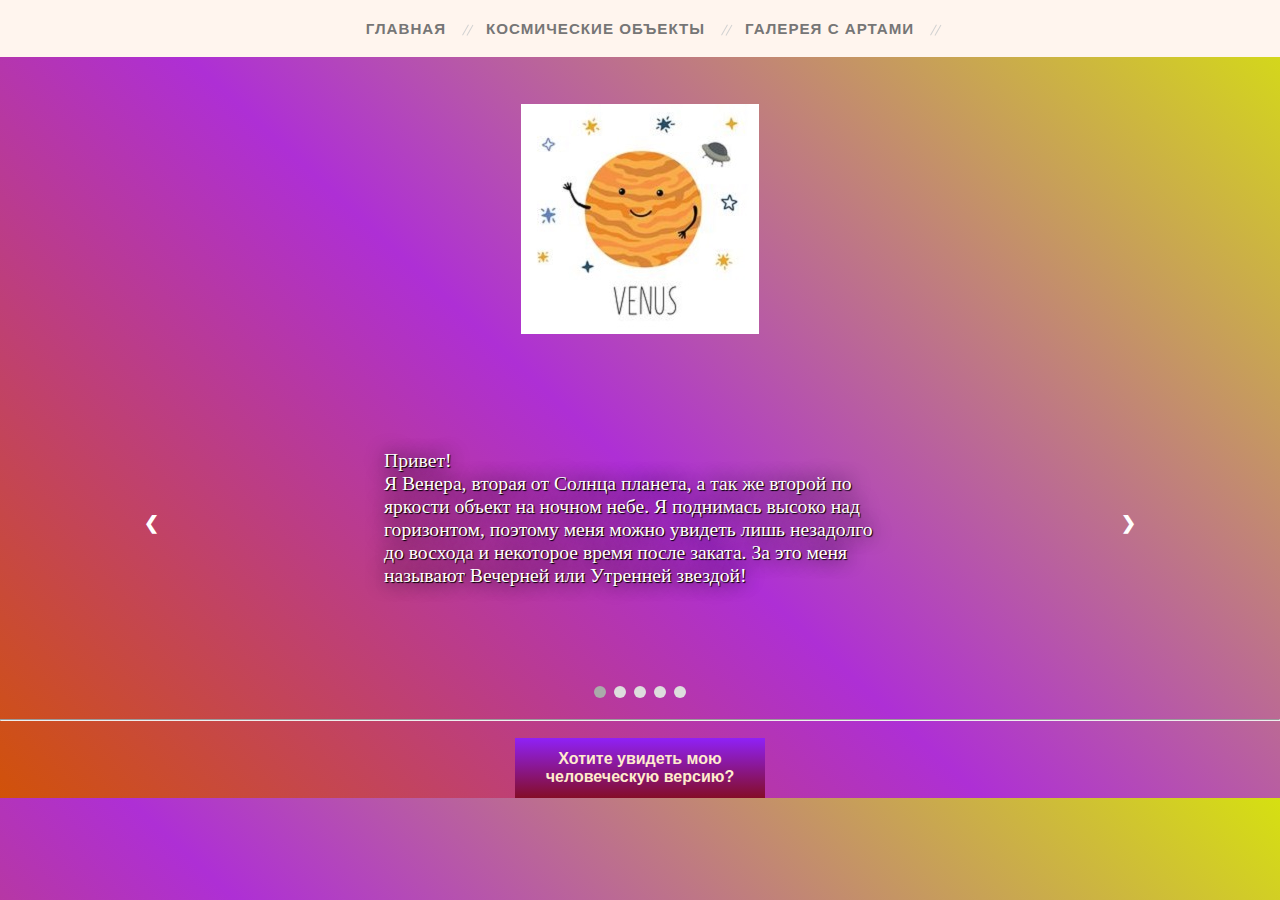
<file: venus.html>
<!DOCTYPE html>
<html lang="en">
<head>
    <meta charset="UTF-8">
    <meta http-equiv="X-UA-Compatible" content="IE=edge">
    <meta name="viewport" content="width=device-width, initial-scale=1.0">
    <link rel="shortcut icon" href="https://www.favicon.by/ico/619e3dd395f57.ico" type="image/x-icon">
    <link rel="stylesheet" href="css/venus.css">
    <title>Солнечная система</title>
</head>
<body>
    <header>
        <ul class="topmenu">
            <li><a href="index.html">Главная</a></li>
            <li><a href="">Космические объекты</a>
               <ul class="submenu">
                  <li><a href="sun.html">Солнце</a></li>
                  <li><a href="mercury.html">Меркурий</a></li>
                  <li><a href="venus.html">Венера</a></li>
                  <li><a href="earth.html">Земля</a></li>
                  <li><a href="mars.html">Марс</a></li>
                  <li><a href="jupiter.html">Юпитер</a></li>
                  <li><a href="saturn.html">Сатурн</a></li>
                  <li><a href="uranium.html">Уран</a></li>
                  <li><a href="neptune.html">Нептун</a></li>
               </ul>
            </li>
            <li><a href="gallery.html">Галерея с артами</a>
         </ul>
    </header>

    <main>
        <center>
           <br><img src="img/venus.jpg" class="img1" alt="The image is not visible">
        </center>
        <div class="slider">
            <div class="item">
              <div class="slideText">
                  <p>
                    Привет!<br>
                    Я Венера, вторая от Солнца планета, а так же второй по яркости объект на ночном небе. Я поднимась высоко над горизонтом, поэтому меня можно увидеть лишь незадолго до восхода и некоторое время после заката. За это меня называют Вечерней или Утренней звездой!
                  </p>
              </div>
          </div>
      
          <div class="item">
            <div class="slideText">
                <p>Температура на моей поверхности очень высокая - примерно +477&deg; - из-за плотной атмосферы, состоящей в основном из углекислого газа. Она в 90 раз плотнее атмосферы Земли и создаёт парниковый эффект, не давая мой поверхности остывать. Вся моя атмосфера вовлечена в гиганский ураган и вращается вокруг меня со скоростью 120-140 м/с.</p>
            </div>
        </div>
      
        <div class="item">
            <div class="slideText">
                <p>Я получила имя за своё сияние в честь римской богини красоты, любви и плодородия. Древние вавилоняне считали меня сестрой Луны и называли Светлой королевой неба.</p>
            </div>
        </div>

        <div class="item">
            <div class="slideText">
                <p>В отличие от Земли, я вращаюсь по часовой стрелке, поэтому Солнце надо мной встаёт на западе, а заходит на востоке.<br>
                Я совершаю один оборот вокруг Солнца за 225 земных суток, а один оборот вокруг своей оси - за 243 земных дня.
                </p>
            </div>
        </div>

        <div class="item">
            <div class="slideText">
                <p>Я очень похожа на Землю. Мой диаметр всего на 600 км меньше диаметра Земли, а масса составляет 80% массы вашей планеты. Учёные предполагают, что моё внутреннее строение также похоже на внутреннее строение Земли, однако у меня нет собственного магнитного поля, нет воды и нет возможности существования жизни.</p>
            </div>
        </div>

            <a class="prev" onclick="minusSlide()">&#10094;</a>
            <a class="next" onclick="plusSlide()">&#10095;</a>
      </div>
      <br>
      
      <div class="slider-dots">
          <span class="slider-dots_item" onclick="currentSlide(1)"></span> 
            <span class="slider-dots_item" onclick="currentSlide(2)"></span> 
            <span class="slider-dots_item" onclick="currentSlide(3)"></span>
            <span class="slider-dots_item" onclick="currentSlide(4)"></span>
            <span class="slider-dots_item" onclick="currentSlide(5)"></span>
      </div>
      <script src="js/sun.js"></script>
      <br><hr><br>
      <center><button id="myBtn">Хотите увидеть мою человеческую версию?</button></center>
      <div id="myModal" class="modal">
        <div class="modal-content">
          <div class="modal-header">
            <span class="close">&times;</span>
            <h2>Венера</h2>
          </div>
          <div class="modal-body">
            <ul>
                <li>Пол: Женский</li>
                <li>Возраст: 4.5 биллионов лет</li>
                <li>Спутник: Нет</li>
                <li>Способности: Фотокинез(излучение яркого разрушительного света)</li>
                <li>Качества: Добрая, миролюбивая, скромная, оптимистичная</li>
                <li>Любимые цвета: Тёплые оттенки</li>
            </ul>
            <center>
               <br><img src="img/venus2.jpg" class="img2" alt="The image is not visible">
             </center>
          </div>
        </div>
      </div>
      <script src="js/button.js"></script> 
    </main>
</body>
</file>
<file: css/earth.css>
* {
    box-sizing: border-box;
    margin: 0;
    padding: 0;
}

 html{
    font-family:Georgia, 'Times New Roman', Times, serif;
    font-size: 0.4cm;
    background-size: 100%;
    background-image: linear-gradient(43deg, #139327 0%, #1fdcd5 46%, #002dd0 100%);
 }

 body {
    width: 100%; 
    height: 100%;
  }

nav {
    display:flex;
    justify-content: space-between;
    width:100%;
    padding: 100px;
}

 header ul {
    list-style: none;
 }
 
 .topmenu {
    width: 100%;
   display: flex;
   justify-content: center;
   background: seashell;
 }
 
 .topmenu a {
    text-decoration: none;
    display: block;
 }
 
 .topmenu>li>a {
    padding: 20px;
    color: #767676;
    text-transform: uppercase;
    font-weight: bold;
    letter-spacing: 1px;
    font-family: 'Exo 2', sans-serif;
 }
 
 .topmenu li a:hover {
    color: #c0a97a;
 }
 
 .topmenu>li {
    position: relative;
 }
 
 .topmenu>li:after {
    content: "";
    position: absolute;
    right: 0;
    width: 1px;
    height: 12px;
    background: #d2d2d2;
    top: 24px;
    box-shadow: 4px -2px 0 #d2d2d2;
    transform: rotate(30deg);
 }
 
 .submenu {
    position: absolute;
    left: 50%;
    top: 100%;
    width: 210px;
    margin-left: -105px;
    background: #fafafa;
    border: 1px solid #ededed;
    z-index: 5;
    visibility: hidden;
    opacity: 0;
    transform: scale(.8);
    transition: .4s ease-in-out;
 }
 .topmenu>li:hover .submenu {
    visibility: visible;
    opacity: 1;
    transform: scale(1);
 }
 .submenu li a {
    text-align: center;
    padding: 10px 0;
    margin: 0 10px;
    border-bottom: 1px solid #efefef;
    font-size: 12px;
    color: #484848;
    font-family: 'Kurale', serif;
 }
 
 .img1{
    margin: 30px;
    max-height: 300px;
    max-width: 304px;
}

.img1:hover{
   transform: scale(1.2);
}

 /* Собственно сам слайдер */
.slider{
    max-width: 80%;
    position: relative;
    height: 300px;
    margin-bottom: 130px;
    margin: auto;
}
/* Картинка мастабируется по отношению к родительскому элементу */
.slider .item img {
    object-fit: cover;
    width: 100%;
    height: 300px;
}

/* Кнопки вперед и назад */
.slider .prev, .slider .next {
    cursor: pointer;
    position: absolute;
    top: 0;
    top: 50%;
    width: auto;
    margin-top: -22px;
    padding: 16px;
    color: white;
    font-weight: bold;
    font-size: 18px;
    transition: 0.6s ease;
    border-radius: 0 3px 3px 0;
}

.slider .next {
    right: 0;
    border-radius: 3px 0 0 3px;
}

/* При наведении на кнопки добавляем фон кнопок */
.slider .prev:hover,
.slider .next:hover {
    background-color: rgba(0, 0, 0, 0.8);
}

/* Заголовок слайда */
.slideText {
    font-size: 1.2em;
    position: absolute;
    color: #fff;
    /* Выравнивание текста по горизонтали и по вертикали*/
    left: 50%;
    top: 50%;
    transform: translate(-50%, -50%);
    /* Тень*/
    text-shadow: 1px 1px 1px #000, 0 0 1em #000;
}

/* Кружочки */
.slider-dots {
  text-align: center;
 
}
.slider-dots_item{
    cursor: pointer;
    height: 12px;
    width: 12px;
    margin: 0 2px;
    background-color: #ddd;
    border-radius: 50%;
    display: inline-block;
    transition: background-color 0.6s ease;
}

.active,
.slider-dots_item:hover {
    background-color: #aaa;
}

/* Анимация слайдов */
.slider .item {
    -webkit-animation-name: fade;
    -webkit-animation-duration: 1.5s;
    animation-name: fade;
    animation-duration: 1.5s;
}

@-webkit-keyframes fade {
    from {
        opacity: .4
    }
    to {
        opacity: 1
    }
}

@keyframes fade {
    from {
        opacity: .4
    }
    to {
        opacity: 1
    }
}

 #myBtn {
    background: rgb(62, 189, 27);
    background: linear-gradient(0deg, rgb(21, 98, 231) 0%, rgb(9, 206, 199) 100%);
    color:blanchedalmond;
    padding: 12px 16px;
    font-size: 16px;
    font-weight: bold;
    border: none;
    cursor: pointer;
    width: 250px;
  }

  #myBtn:hover{
    background: rgb(224, 212, 40);
    background: linear-gradient(0deg, rgb(21, 169, 26) 0%, rgb(160, 202, 7) 100%);
  }

  .modal {
      display: none;
      position: fixed;
      z-index: 1;
      padding-top: 100px;
      left: 0;
      top: 0;
      width: 100%;
      height: 100%;
      overflow: auto;
      background-color: rgb(0,0,0);
      background-color: rgba(0,0,0,0.4);
  }
  
  
  .modal-content {
      position: relative;
      background-color: #bcfdbc;
      margin: auto;
      padding: 0;
      border: 5px solid #1c8e33;
      width: 50%;
      box-shadow: 0 4px 8px 0 rgba(0,0,0,0.2),0 6px 20px 0 rgba(0,0,0,0.19);
      -webkit-animation-name: animatetop;
      -webkit-animation-duration: 0.4s;
      animation-name: animatetop;
      animation-duration: 0.4s
  }
  
  .modal-content h2{
    text-align: center;
  }
  
  @-webkit-keyframes animatetop {
      from {top:-300px; opacity:0} 
      to {top:0; opacity:1}
  }
  
  @keyframes animatetop {
      from {top:-300px; opacity:0}
      to {top:0; opacity:1}
  }
  
  .close {
      color: white;
      float: right;
      font-size: 28px;
      font-weight: bold;
  }
  
  .close:hover,
  .close:focus {
      color: #000;
      text-decoration: none;
      cursor: pointer;
  }
  
  .modal-header {
      padding: 2px 16px;
      background-color: #0c6c07;
      color: white;
  }
  
  .modal-body {
      padding: 2px 16px;
    }

    .img2{
        height: 300px;
    }
  
    @media(max-width:600px) {
        .topmenu>li>a {
            padding: 15px 20px;
         }
     
         .submenu li a {
            padding: 10px 20px;
            margin: 0 20px;
         }
     
        .img1{
            height: 200px;
            width: 204px;
        }
        .slideText{
            font-size: 1.05em;
        }
        .img2{
            height: 200px;
        }
     }
</file>
<file: css/gallery.css>
* {
    box-sizing: border-box;
    margin: 0;
    padding: 0;
}

html{
    font-family: Georgia, 'Times New Roman', Times, serif;
    font-size: 0.4cm;
    background-color:slategrey;
    background-size: 100%;
    height: 100%;
    width: 100%;
}

body {
    margin: 0;
}

nav {
    display:flex;
    justify-content: space-between;
    width:100%;
    padding: 100px;
}

 ul {
    list-style: none;
 }
 
 .topmenu {
    width: 100%;
   display: flex;
   justify-content: center;
   background: seashell;
 }
 
 .topmenu a {
    text-decoration: none;
    display: block;
 }
 
 .topmenu>li>a {
    padding: 20px;
    color: #767676;
    text-transform: uppercase;
    font-weight: bold;
    letter-spacing: 1px;
    font-family: 'Exo 2', sans-serif;
 }
 
 .topmenu li a:hover {
    color: #c0a97a;
 }
 
 .topmenu>li {
    position: relative;
 }
 
 .topmenu>li:after {
    content: "";
    position: absolute;
    right: 0;
    width: 1px;
    height: 12px;
    background: #d2d2d2;
    top: 24px;
    box-shadow: 4px -2px 0 #d2d2d2;
    transform: rotate(30deg);
 }
 
 .submenu {
    position: absolute;
    left: 50%;
    top: 100%;
    width: 210px;
    margin-left: -105px;
    background: #fafafa;
    border: 1px solid #ededed;
    z-index: 5;
    visibility: hidden;
    opacity: 0;
    transform: scale(.8);
    transition: .4s ease-in-out;
 }
 .topmenu>li:hover .submenu {
    visibility: visible;
    opacity: 1;
    transform: scale(1);
 }
 .submenu li a {
    text-align: center;
    padding: 10px 0;
    margin: 0 10px;
    border-bottom: 1px solid #efefef;
    font-size: 12px;
    color: #484848;
    font-family: 'Kurale', serif;
 }
 
.header {
    text-align: center;
    padding: 25px;
    background-color: slategrey;
    color:seashell;
}

.row {
    display: flex;
    flex-wrap: wrap;
    padding: 0 5px;
}

.column {
    flex: 25%;
    max-width: 25%;
    padding: 0 5px;
}

.column img {
    margin-top: 8px;
    vertical-align: middle;
}

@media screen and (max-width: 600px) {
    .column {
        flex: 100%;
        max-width: 100%;
    }
    .topmenu>li>a {
        padding: 15px 20px;
     }
 
     .submenu li a {
        padding: 10px 20px;
        margin: 0 20px;
     }
}
@media screen and (min-width: 601px) and (max-width: 750px) {
    .column {
        flex: 50%;
        max-width: 50%;
    }
}
</file>
<file: css/jupiter.css>
* {
    box-sizing: border-box;
    margin: 0;
    padding: 0;
}

 html{
    font-family:Georgia, 'Times New Roman', Times, serif;
    font-size: 0.4cm;
    background-size: 100%;
    background-image: linear-gradient(43deg, #dccb81  0%, #fbfd5b 46%, #f18c1f 100%);
 }

 body {
    width: 100%; 
    height: 100%;
   
  }

nav {
    display:flex;
    justify-content: space-between;
    width:100%;
    padding: 100px;
}

header ul {
    list-style: none;
 }
 
 .topmenu {
    width: 100%;
   display: flex;
   justify-content: center;
   background: seashell;
 }
 
 .topmenu a {
    text-decoration: none;
    display: block;
 }
 
 .topmenu>li>a {
    padding: 20px;
    color: #767676;
    text-transform: uppercase;
    font-weight: bold;
    letter-spacing: 1px;
    font-family: 'Exo 2', sans-serif;
 }
 
 .topmenu li a:hover {
    color: #c0a97a;
 }
 
 .topmenu>li {
    position: relative;
 }
 
 .topmenu>li:after {
    content: "";
    position: absolute;
    right: 0;
    width: 1px;
    height: 12px;
    background: #d2d2d2;
    top: 24px;
    box-shadow: 4px -2px 0 #d2d2d2;
    transform: rotate(30deg);
 }
 
 .submenu {
    position: absolute;
    left: 50%;
    top: 100%;
    width: 210px;
    margin-left: -105px;
    background: #fafafa;
    border: 1px solid #ededed;
    z-index: 5;
    visibility: hidden;
    opacity: 0;
    transform: scale(.8);
    transition: .4s ease-in-out;
 }
 .topmenu>li:hover .submenu {
    visibility: visible;
    opacity: 1;
    transform: scale(1);
 }
 .submenu li a {
    text-align: center;
    padding: 10px 0;
    margin: 0 10px;
    border-bottom: 1px solid #efefef;
    font-size: 12px;
    color: #484848;
    font-family: 'Kurale', serif;
 }
 
 .topmenu>li>a {
    padding: 20px;
    color: #767676;
    text-transform: uppercase;
    font-weight: bold;
    letter-spacing: 1px;
    font-family: 'Exo 2', sans-serif;
 }
 
 .topmenu li a:hover {
    color: #c0a97a;
 }
 
 .img1{
    margin: 30px;
    max-height: 300px;
    max-width: 307px;
}

 .img1:hover{
    transform: scale(1.2);
 }

.slider{
    max-width: 80%;
    position: relative;
    
    height: 300px;
    margin-bottom: 130px;
    margin: auto;
}

.slider .item img {
    object-fit: cover;
    width: 100%;
    height: 300px;
}

.slider .prev, .slider .next {
    cursor: pointer;
    position: absolute;
    top: 0;
    top: 50%;
    width: auto;
    margin-top: -22px;
    padding: 16px;
    color: white;
    font-weight: bold;
    font-size: 18px;
    transition: 0.6s ease;
    border-radius: 0 3px 3px 0;
}

.slider .next {
    right: 0;
    border-radius: 3px 0 0 3px;
}

.slider .prev:hover,
.slider .next:hover {
    background-color: rgba(0, 0, 0, 0.8);
}

.slideText {
    font-size: 1.3em;
    position: absolute;
    color: #fff;
    left: 50%;
    top: 50%;
    transform: translate(-50%, -50%);
    text-shadow: 1px 1px 1px #000, 0 0 1em #000;
}

.slider-dots {
  text-align: center;
 
}

.slider-dots_item{
    cursor: pointer;
    height: 12px;
    width: 12px;
    margin: 0 2px;
    background-color: #ddd;
    border-radius: 50%;
    display: inline-block;
    transition: background-color 0.6s ease;
}

.active,
.slider-dots_item:hover {
    background-color: #aaa;
}

.slider .item {
    -webkit-animation-name: fade;
    -webkit-animation-duration: 1.5s;
    animation-name: fade;
    animation-duration: 1.5s;
}

@-webkit-keyframes fade {
    from {
        opacity: .4
    }
    to {
        opacity: 1
    }
}

@keyframes fade {
    from {
        opacity: .4
    }
    to {
        opacity: 1
    }
}

#myBtn {
    background: rgb(191, 179, 18);
    background: linear-gradient(0deg, rgb(226, 161, 21) 0%, rgb(117, 78, 28) 100%);
    color:blanchedalmond;
    padding: 12px 16px;
    font-size: 16px;
    font-weight: bold;
    border: none;
    cursor: pointer;
    width: 350px;
  }

  #myBtn:hover{
    background: rgb(196, 113, 25);
    background: linear-gradient(0deg, rgb(189, 191, 59) 0%, rgb(214, 68, 80) 100%);
  }

  .modal {
      display: none;
      position: fixed;
      z-index: 1;
      padding-top: 100px;
      left: 0;
      top: 0;
      width: 100%;
      height: 100%;
      overflow: auto;
      background-color: rgb(0,0,0);
      background-color: rgba(0,0,0,0.4);
  }
  
  .modal-content {
      position: relative;
      background-color: #dcb582;
      margin: auto;
      padding: 0;
      border: 5px solid #734413;
      width: 50%;
      box-shadow: 0 4px 8px 0 rgba(0,0,0,0.2),0 6px 20px 0 rgba(0,0,0,0.19);
      -webkit-animation-name: animatetop;
      -webkit-animation-duration: 0.4s;
      animation-name: animatetop;
      animation-duration: 0.4s
  }
  
  .modal-content h2{
    text-align: center;
  }
  
  @-webkit-keyframes animatetop {
      from {top:-300px; opacity:0} 
      to {top:0; opacity:1}
  }
  
  @keyframes animatetop {
      from {top:-300px; opacity:0}
      to {top:0; opacity:1}
  }
  
  .close {
      color: white;
      float: right;
      font-size: 28px;
      font-weight: bold;
  }
  
  .close:hover,
  .close:focus {
      color: #000;
      text-decoration: none;
      cursor: pointer;
  }
  
  .modal-header {
      padding: 2px 16px;
      background-color: #bd7d2a;
      color: white;
  }
  
  .modal-body {
      padding: 2px 16px;
    }

    .img2{
        height: 300px;
    }

    @media(max-width:600px) {
        .topmenu>li>a {
            padding: 15px 20px;
         }
    
         .submenu li a {
            padding: 10px 20px;
            margin: 0 20px;
         }
    
        .img1{
            height: 200px;
            width: 204px;
        }
        .slideText{
            font-size: 1.1em;
        }
        .img2{
            height: 200px;
        }
    }
</file>
<file: css/mars.css>
* {
    box-sizing: border-box;
    margin: 0;
    padding: 0;
}

 html{
    font-family:Georgia, 'Times New Roman', Times, serif;
    font-size: 0.4cm;
    background-size: 100%;
    background-image: linear-gradient(43deg, #6f400d  0%, #e29e0b 46%, #b11616 100%);
 }

 body {
    width: 100%; 
    height: 100%;
   
  }

nav {
    display:flex;
    justify-content: space-between;
    width:100%;
    padding: 100px;
}

header ul {
    list-style: none;
 }
 
 .topmenu {
    width: 100%;
   display: flex;
   justify-content: center;
   background: seashell;
 }
 
 .topmenu a {
    text-decoration: none;
    display: block;
 }
 
 .topmenu>li>a {
    padding: 20px;
    color: #767676;
    text-transform: uppercase;
    font-weight: bold;
    letter-spacing: 1px;
    font-family: 'Exo 2', sans-serif;
 }
 
 .topmenu li a:hover {
    color: #c0a97a;
 }
 
 .topmenu>li {
    position: relative;
 }
 
 .topmenu>li:after {
    content: "";
    position: absolute;
    right: 0;
    width: 1px;
    height: 12px;
    background: #d2d2d2;
    top: 24px;
    box-shadow: 4px -2px 0 #d2d2d2;
    transform: rotate(30deg);
 }
 
 .submenu {
    position: absolute;
    left: 50%;
    top: 100%;
    width: 210px;
    margin-left: -105px;
    background: #fafafa;
    border: 1px solid #ededed;
    z-index: 5;
    visibility: hidden;
    opacity: 0;
    transform: scale(.8);
    transition: .4s ease-in-out;
 }
 .topmenu>li:hover .submenu {
    visibility: visible;
    opacity: 1;
    transform: scale(1);
 }
 .submenu li a {
    text-align: center;
    padding: 10px 0;
    margin: 0 10px;
    border-bottom: 1px solid #efefef;
    font-size: 12px;
    color: #484848;
    font-family: 'Kurale', serif;
 }
 
 .topmenu>li>a {
    padding: 20px;
    color: #767676;
    text-transform: uppercase;
    font-weight: bold;
    letter-spacing: 1px;
    font-family: 'Exo 2', sans-serif;
 }
 
 .topmenu li a:hover {
    color: #c0a97a;
 }

 .img1{
    margin: 30px;
    max-height: 300px;
    max-width: 307px;
}

.img1:hover{
   transform: scale(1.2);
}

 /* Собственно сам слайдер */
.slider{
    max-width: 80%;
    position: relative;
    
    height: 300px;
    margin-bottom: 130px;
    margin: auto;
}
/* Картинка мастабируется по отношению к родительскому элементу */
.slider .item img {
    object-fit: cover;
    width: 100%;
    height: 300px;
}

/* Кнопки вперед и назад */
.slider .prev, .slider .next {
    cursor: pointer;
    position: absolute;
    top: 0;
    top: 50%;
    width: auto;
    margin-top: -22px;
    padding: 16px;
    color: white;
    font-weight: bold;
    font-size: 18px;
    transition: 0.6s ease;
    border-radius: 0 3px 3px 0;
}


.slider .next {
    right: 0;
    border-radius: 3px 0 0 3px;
}


/* При наведении на кнопки добавляем фон кнопок */

.slider .prev:hover,
.slider .next:hover {
    background-color: rgba(0, 0, 0, 0.8);
}


/* Заголовок слайда */
.slideText {
    font-size: 1.3em;
    position: absolute;
    color: #fff;
    /* Выравнивание текста по горизонтали и по вертикали*/
    left: 50%;
    top: 50%;
    transform: translate(-50%, -50%);
    /* Тень*/
    text-shadow: 1px 1px 1px #000, 0 0 1em #000;
}


/* Кружочки */
.slider-dots {
  text-align: center;
 
}
.slider-dots_item{
    cursor: pointer;
    height: 12px;
    width: 12px;
    margin: 0 2px;
    background-color: #ddd;
    border-radius: 50%;
    display: inline-block;
    transition: background-color 0.6s ease;
}

.active,
.slider-dots_item:hover {
    background-color: #aaa;
}

/* Анимация слайдов */
.slider .item {
    -webkit-animation-name: fade;
    -webkit-animation-duration: 1.5s;
    animation-name: fade;
    animation-duration: 1.5s;
}

@-webkit-keyframes fade {
    from {
        opacity: .4
    }
    to {
        opacity: 1
    }
}

@keyframes fade {
    from {
        opacity: .4
    }
    to {
        opacity: 1
    }
}

#myBtn {
    background: rgb(226, 58, 28);
    background: linear-gradient(0deg, rgb(130, 13, 48) 0%, rgb(236, 46, 13) 100%);
    color:blanchedalmond;
    padding: 12px 16px;
    font-size: 16px;
    font-weight: bold;
    border: none;
    cursor: pointer;
    width: 250px;
  }

  #myBtn:hover{
    background: rgb(196, 113, 25);
    background: linear-gradient(0deg, rgb(189, 191, 59) 0%, rgb(214, 68, 80) 100%);
  }

  .modal {
      display: none;
      position: fixed;
      z-index: 1;
      padding-top: 100px;
      left: 0;
      top: 0;
      width: 100%;
      height: 100%;
      overflow: auto;
      background-color: rgb(0,0,0);
      background-color: rgba(0,0,0,0.4);
  }
  
  
  .modal-content {
      position: relative;
      background-color: #ecbac6;
      margin: auto;
      padding: 0;
      border: 5px solid #dc1919;
      width: 50%;
      box-shadow: 0 4px 8px 0 rgba(0,0,0,0.2),0 6px 20px 0 rgba(0,0,0,0.19);
      -webkit-animation-name: animatetop;
      -webkit-animation-duration: 0.4s;
      animation-name: animatetop;
      animation-duration: 0.4s
  }
  
  .modal-content h2{
    text-align: center;
  }
  
  @-webkit-keyframes animatetop {
      from {top:-300px; opacity:0} 
      to {top:0; opacity:1}
  }
  
  @keyframes animatetop {
      from {top:-300px; opacity:0}
      to {top:0; opacity:1}
  }
  
  .close {
      color: white;
      float: right;
      font-size: 28px;
      font-weight: bold;
  }
  
  .close:hover,
  .close:focus {
      color: #000;
      text-decoration: none;
      cursor: pointer;
  }
  
  .modal-header {
      padding: 2px 16px;
      background-color: #871d13;
      color: white;
  }
  
  .modal-body {
      padding: 2px 16px;
    }

    .img2{
        height: 300px;
    }

    @media(max-width:600px) {
        .topmenu>li>a {
            padding: 15px 20px;
         }
     
         .submenu li a {
            padding: 10px 20px;
            margin: 0 20px;
         }
     
        .img1{
            height: 200px;
            width: 204px;
        }
        .slideText{
            font-size: 1.2em;
        }
        .img2{
            height: 200px;
        }
     }
</file>
<file: css/mercury.css>
* {
    box-sizing: border-box;
    margin: 0;
    padding: 0;
}

 html{
    font-family:Georgia, 'Times New Roman', Times, serif;
    font-size: 0.4cm;
    background-size: 100%;
    background-image: linear-gradient(43deg, #b8e005 0%, #8e4807 46%, #710c0c 100%);
 }

 body {
    width: 100%; 
    height: 100%;
   
  }

nav {
    display:flex;
    justify-content: space-between;
    width:100%;
    padding: 100px;
}

header ul {
    list-style: none;
 }
 
 .topmenu {
    width: 100%;
   display: flex;
   justify-content: center;
   background: seashell;
 }
 
 .topmenu a {
    text-decoration: none;
    display: block;
 }
 
 .topmenu>li>a {
    padding: 20px;
    color: #767676;
    text-transform: uppercase;
    font-weight: bold;
    letter-spacing: 1px;
    font-family: 'Exo 2', sans-serif;
 }
 
 .topmenu li a:hover {
    color: #c0a97a;
 }
 
 .topmenu>li {
    position: relative;
 }
 
 .topmenu>li:after {
    content: "";
    position: absolute;
    right: 0;
    width: 1px;
    height: 12px;
    background: #d2d2d2;
    top: 24px;
    box-shadow: 4px -2px 0 #d2d2d2;
    transform: rotate(30deg);
 }
 
 .submenu {
    position: absolute;
    left: 50%;
    top: 100%;
    width: 210px;
    margin-left: -105px;
    background: #fafafa;
    border: 1px solid #ededed;
    z-index: 5;
    visibility: hidden;
    opacity: 0;
    transform: scale(.8);
    transition: .4s ease-in-out;
 }
 .topmenu>li:hover .submenu {
    visibility: visible;
    opacity: 1;
    transform: scale(1);
 }
 .submenu li a {
    text-align: center;
    padding: 10px 0;
    margin: 0 10px;
    border-bottom: 1px solid #efefef;
    font-size: 12px;
    color: #484848;
    font-family: 'Kurale', serif;
 }
 
 .topmenu>li>a {
    padding: 20px;
    color: #767676;
    text-transform: uppercase;
    font-weight: bold;
    letter-spacing: 1px;
    font-family: 'Exo 2', sans-serif;
 }
 
 .topmenu li a:hover {
    color: #c0a97a;
 }

 .img1{
    margin: 30px;
    max-height: 300px;
    max-width: 290px;
}

.img1:hover{
   transform: scale(1.2);
}

 /* Собственно сам слайдер */
.slider{
    max-width: 80%;
    position: relative;
    
    height: 300px;
    margin-bottom: 130px;
    margin: auto;
}
/* Картинка мастабируется по отношению к родительскому элементу */
.slider .item img {
    object-fit: cover;
    width: 100%;
    height: 300px;
}

/* Кнопки вперед и назад */
.slider .prev, .slider .next {
    cursor: pointer;
    position: absolute;
    top: 0;
    top: 50%;
    width: auto;
    margin-top: -22px;
    padding: 16px;
    color: white;
    font-weight: bold;
    font-size: 18px;
    transition: 0.6s ease;
    border-radius: 0 3px 3px 0;
}


.slider .next {
    right: 0;
    border-radius: 3px 0 0 3px;
}


/* При наведении на кнопки добавляем фон кнопок */

.slider .prev:hover,
.slider .next:hover {
    background-color: rgba(0, 0, 0, 0.8);
}


/* Заголовок слайда */
.slideText {
    font-size: 1.3em;
    position: absolute;
    color: #fff;
    /* Выравнивание текста по горизонтали и по вертикали*/
    left: 50%;
    top: 50%;
    transform: translate(-50%, -50%);
    /* Тень*/
    text-shadow: 1px 1px 1px #000, 0 0 1em #000;
}


/* Кружочки */

.slider-dots {
  text-align: center;
 
}
.slider-dots_item{
    cursor: pointer;
    height: 12px;
    width: 12px;
    margin: 0 2px;
    background-color: #ddd;
    border-radius: 50%;
    display: inline-block;
    transition: background-color 0.6s ease;
}

.active,
.slider-dots_item:hover {
    background-color: #aaa;
}


/* Анимация слайдов */

.slider .item {
    -webkit-animation-name: fade;
    -webkit-animation-duration: 1.5s;
    animation-name: fade;
    animation-duration: 1.5s;
}

@-webkit-keyframes fade {
    from {
        opacity: .4
    }
    to {
        opacity: 1
    }
}

@keyframes fade {
    from {
        opacity: .4
    }
    to {
        opacity: 1
    }
}
  
  #myBtn {
    background: rgb(255, 137, 58);
    background: linear-gradient(0deg, rgb(204, 61, 4) 0%, rgb(160, 9, 77) 100%);
    color: rgb(0, 0, 0);
    padding: 12px 16px;
    font-size: 16px;
    font-weight: bold;
    border: none;
    cursor: pointer;
    width: 250px;
  }

  #myBtn:hover{
    background: rgb(81, 179, 32);
    background: linear-gradient(0deg, rgb(181, 184, 18) 0%, rgb(47, 218, 212) 100%);
  }

  .modal {
      display: none; /* Hidden by default */
      position: fixed; /* Stay in place */
      z-index: 1; /* Sit on top */
      padding-top: 100px; /* Location of the box */
      left: 0;
      top: 0;
      width: 100%; /* Full width */
      height: 100%; /* Full height */
      overflow: auto; /* Enable scroll if needed */
      background-color: rgb(0,0,0); /* Fallback color */
      background-color: rgba(0,0,0,0.4); /* Black w/ opacity */
  }
  
  
  .modal-content {
      position: relative;
      background-color: #dee0ab;
      margin: auto;
      padding: 0;
      border: 5px solid #656462;
      width: 50%;
      box-shadow: 0 4px 8px 0 rgba(0,0,0,0.2),0 6px 20px 0 rgba(0,0,0,0.19);
      -webkit-animation-name: animatetop;
      -webkit-animation-duration: 0.4s;
      animation-name: animatetop;
      animation-duration: 0.4s
  }
  
  .modal-content h2{
    text-align: center;
  }
  
  @-webkit-keyframes animatetop {
      from {top:-300px; opacity:0} 
      to {top:0; opacity:1}
  }
  
  @keyframes animatetop {
      from {top:-300px; opacity:0}
      to {top:0; opacity:1}
  }
  
  .close {
      color: white;
      float: right;
      font-size: 28px;
      font-weight: bold;
  }
  
  .close:hover,
  .close:focus {
      color: #000;
      text-decoration: none;
      cursor: pointer;
  }
  
  .modal-header {
      padding: 2px 16px;
      background-color: #39361b;
      color: white;
  }
  
  .modal-body {
      padding: 2px 16px;
    }

    .img2{
        height: 300px;
    }

    @media(max-width:600px) {
        .topmenu>li>a {
            padding: 15px 20px;
         }
     
         .submenu li a {
            padding: 10px 20px;
            margin: 0 20px;
         }
     
        .img1{
            height: 200px;
            width: 204px;
        }
        .slideText{
            font-size: 1.2em;
        }
        .img2{
            height: 200px;
        }
     }
</file>
<file: css/neptune.css>
* {
    box-sizing: border-box;
    margin: 0;
    padding: 0;
}

 html{
    font-family:Georgia, 'Times New Roman', Times, serif;
    font-size: 0.4cm;
    background-size: 100%;
    background-image: linear-gradient(43deg, #7772fb 0%, #6d2cab 46%, #110348 100%);
 }

 body {
    width: 100%; 
    height: 100%;
   
  }

nav {
    display:flex;
    justify-content: space-between;
    width:100%;
    padding: 100px;
}

header ul {
    list-style: none;
 }
 
 .topmenu {
    width: 100%;
   display: flex;
   justify-content: center;
   background: seashell;
 }
 
 .topmenu a {
    text-decoration: none;
    display: block;
 }
 
 .topmenu>li>a {
    padding: 20px;
    color: #767676;
    text-transform: uppercase;
    font-weight: bold;
    letter-spacing: 1px;
    font-family: 'Exo 2', sans-serif;
 }
 
 .topmenu li a:hover {
    color: #c0a97a;
 }
 
 .topmenu>li {
    position: relative;
 }
 
 .topmenu>li:after {
    content: "";
    position: absolute;
    right: 0;
    width: 1px;
    height: 12px;
    background: #d2d2d2;
    top: 24px;
    box-shadow: 4px -2px 0 #d2d2d2;
    transform: rotate(30deg);
 }
 
 .submenu {
    position: absolute;
    left: 50%;
    top: 100%;
    width: 210px;
    margin-left: -105px;
    background: #fafafa;
    border: 1px solid #ededed;
    z-index: 5;
    visibility: hidden;
    opacity: 0;
    transform: scale(.8);
    transition: .4s ease-in-out;
 }
 .topmenu>li:hover .submenu {
    visibility: visible;
    opacity: 1;
    transform: scale(1);
 }
 .submenu li a {
    text-align: center;
    padding: 10px 0;
    margin: 0 10px;
    border-bottom: 1px solid #efefef;
    font-size: 12px;
    color: #484848;
    font-family: 'Kurale', serif;
 }
 
 .topmenu>li>a {
    padding: 20px;
    color: #767676;
    text-transform: uppercase;
    font-weight: bold;
    letter-spacing: 1px;
    font-family: 'Exo 2', sans-serif;
 }
 
 .topmenu li a:hover {
    color: #c0a97a;
 }

 .img1{
    margin: 30px;
    max-height: 300px;
    max-width: 300px;
}

.img1:hover{
   transform: scale(1.2);
}

 /* Собственно сам слайдер */
.slider{
    max-width: 80%;
    position: relative;
    
    height: 300px;
    margin-bottom: 130px;
    margin: auto;
}
/* Картинка мастабируется по отношению к родительскому элементу */
.slider .item img {
    object-fit: cover;
    width: 100%;
    height: 300px;
}

/* Кнопки вперед и назад */
.slider .prev, .slider .next {
    cursor: pointer;
    position: absolute;
    top: 0;
    top: 50%;
    width: auto;
    margin-top: -22px;
    padding: 16px;
    color: white;
    font-weight: bold;
    font-size: 18px;
    transition: 0.6s ease;
    border-radius: 0 3px 3px 0;
}


.slider .next {
    right: 0;
    border-radius: 3px 0 0 3px;
}


/* При наведении на кнопки добавляем фон кнопок */

.slider .prev:hover,
.slider .next:hover {
    background-color: rgba(0, 0, 0, 0.8);
}


/* Заголовок слайда */
.slideText {
    font-size: 1.2em;
    position: absolute;
    color: #fff;
    /* Выравнивание текста по горизонтали и по вертикали*/
    left: 50%;
    top: 50%;
    transform: translate(-50%, -50%);
    /* Тень*/
    text-shadow: 1px 1px 1px #000, 0 0 1em #000;
}


/* Кружочки */

.slider-dots {
  text-align: center;
 
}
.slider-dots_item{
    cursor: pointer;
    height: 12px;
    width: 12px;
    margin: 0 2px;
    background-color: #ddd;
    border-radius: 50%;
    display: inline-block;
    transition: background-color 0.6s ease;
}

.active,
.slider-dots_item:hover {
    background-color: #aaa;
}


/* Анимация слайдов */

.slider .item {
    -webkit-animation-name: fade;
    -webkit-animation-duration: 1.5s;
    animation-name: fade;
    animation-duration: 1.5s;
}

@-webkit-keyframes fade {
    from {
        opacity: .4
    }
    to {
        opacity: 1
    }
}

@keyframes fade {
    from {
        opacity: .4
    }
    to {
        opacity: 1
    }
}

#myBtn {
    background: rgb(71, 34, 106);
    background: linear-gradient(0deg, rgb(126, 13, 79) 0%, rgb(56, 5, 79) 100%);
    color:blanchedalmond;
    padding: 12px 16px;
    font-size: 16px;
    font-weight: bold;
    border: none;
    cursor: pointer;
    width: 250px;
  }

  #myBtn:hover{
    background: rgb(196, 113, 25);
    background: linear-gradient(0deg, rgb(37, 43, 118) 0%, rgb(131, 5, 140) 100%);
  }

  .modal {
      display: none;
      position: fixed;
      z-index: 1;
      padding-top: 100px;
      left: 0;
      top: 0;
      width: 100%;
      height: 100%;
      overflow: auto;
      background-color: rgb(0,0,0);
      background-color: rgba(0,0,0,0.4);
  }
  
  
  .modal-content {
      position: relative;
      background-color: #c4a0d5;
      margin: auto;
      padding: 0;
      border: 5px solid #5b1460;
      width: 50%;
      box-shadow: 0 4px 8px 0 rgba(0,0,0,0.2),0 6px 20px 0 rgba(0,0,0,0.19);
      -webkit-animation-name: animatetop;
      -webkit-animation-duration: 0.4s;
      animation-name: animatetop;
      animation-duration: 0.4s
  }
  
  .modal-content h2{
    text-align: center;
  }
  
  @-webkit-keyframes animatetop {
      from {top:-300px; opacity:0} 
      to {top:0; opacity:1}
  }
  
  @keyframes animatetop {
      from {top:-300px; opacity:0}
      to {top:0; opacity:1}
  }
  
  .close {
      color: white;
      float: right;
      font-size: 28px;
      font-weight: bold;
  }
  
  .close:hover,
  .close:focus {
      color: #000;
      text-decoration: none;
      cursor: pointer;
  }
  
  .modal-header {
      padding: 2px 16px;
      background-color: #720679;
      color: white;
  }
  
  .modal-body {
      padding: 2px 16px;
    }

    .img2{
        height: 300px;
    }

    @media(max-width:600px) {
        .topmenu>li>a {
            padding: 15px 20px;
         }
     
         .submenu li a {
            padding: 10px 20px;
            margin: 0 20px;
         }
     
        .img1{
            height: 200px;
            width: 204px;
        }
        .slideText{
            font-size: 1.02em;
        }
        .img2{
            height: 200px;
        }
     }
</file>
<file: css/saturn.css>
* {
    box-sizing: border-box;
    margin: 0;
    padding: 0;
}

 html{
    font-family:Georgia, 'Times New Roman', Times, serif;
    font-size: 0.4cm;
    background-size: 100%;
    background-image: linear-gradient(43deg, #e9d667 0%, #90e9e6 46%, #c9ca5d 100%);
 }

 body {
    width: 100%; 
    height: 100%;
   
  }

nav {
    display:flex;
    justify-content: space-between;
    width:100%;
    padding: 100px;
}

header ul {
    list-style: none;
 }
 
 .topmenu {
    width: 100%;
   display: flex;
   justify-content: center;
   background: seashell;
 }
 
 .topmenu a {
    text-decoration: none;
    display: block;
 }
 
 .topmenu>li>a {
    padding: 20px;
    color: #767676;
    text-transform: uppercase;
    font-weight: bold;
    letter-spacing: 1px;
    font-family: 'Exo 2', sans-serif;
 }
 
 .topmenu li a:hover {
    color: #c0a97a;
 }
 
 .topmenu>li {
    position: relative;
 }
 
 .topmenu>li:after {
    content: "";
    position: absolute;
    right: 0;
    width: 1px;
    height: 12px;
    background: #d2d2d2;
    top: 24px;
    box-shadow: 4px -2px 0 #d2d2d2;
    transform: rotate(30deg);
 }
 
 .submenu {
    position: absolute;
    left: 50%;
    top: 100%;
    width: 210px;
    margin-left: -105px;
    background: #fafafa;
    border: 1px solid #ededed;
    z-index: 5;
    visibility: hidden;
    opacity: 0;
    transform: scale(.8);
    transition: .4s ease-in-out;
 }
 .topmenu>li:hover .submenu {
    visibility: visible;
    opacity: 1;
    transform: scale(1);
 }
 .submenu li a {
    text-align: center;
    padding: 10px 0;
    margin: 0 10px;
    border-bottom: 1px solid #efefef;
    font-size: 12px;
    color: #484848;
    font-family: 'Kurale', serif;
 }
 
 .topmenu>li>a {
    padding: 20px;
    color: #767676;
    text-transform: uppercase;
    font-weight: bold;
    letter-spacing: 1px;
    font-family: 'Exo 2', sans-serif;
 }
 
 .topmenu li a:hover {
    color: #c0a97a;
 }
 
 .img1{
    margin: 30px;
    max-height: 300px;
    max-width: 306px;
}

.img1:hover{
   transform: scale(1.2);
}

 /* Собственно сам слайдер */
.slider{
    max-width: 80%;
    position: relative;
    
    height: 300px;
    margin-bottom: 130px;
    margin: auto;
}
/* Картинка мастабируется по отношению к родительскому элементу */
.slider .item img {
    object-fit: cover;
    width: 100%;
    height: 300px;
}

/* Кнопки вперед и назад */
.slider .prev, .slider .next {
    cursor: pointer;
    position: absolute;
    top: 0;
    top: 50%;
    width: auto;
    margin-top: -22px;
    padding: 16px;
    color: white;
    font-weight: bold;
    font-size: 18px;
    transition: 0.6s ease;
    border-radius: 0 3px 3px 0;
}

.slider .next {
    right: 0;
    border-radius: 3px 0 0 3px;
}

/* При наведении на кнопки добавляем фон кнопок */
.slider .prev:hover,
.slider .next:hover {
    background-color: rgba(0, 0, 0, 0.8);
}

/* Заголовок слайда */
.slideText {
    font-size: 1.2em;
    position: absolute;
    color: #fff;
    /* Выравнивание текста по горизонтали и по вертикали*/
    left: 50%;
    top: 50%;
    transform: translate(-50%, -50%);
    /* Тень*/
    text-shadow: 1px 1px 1px #000, 0 0 1em #000;
}

/* Кружочки */
.slider-dots {
  text-align: center;
 
}
.slider-dots_item{
    cursor: pointer;
    height: 12px;
    width: 12px;
    margin: 0 2px;
    background-color: #ddd;
    border-radius: 50%;
    display: inline-block;
    transition: background-color 0.6s ease;
}

.active,
.slider-dots_item:hover {
    background-color: #aaa;
}

/* Анимация слайдов */
.slider .item {
    -webkit-animation-name: fade;
    -webkit-animation-duration: 1.5s;
    animation-name: fade;
    animation-duration: 1.5s;
}

@-webkit-keyframes fade {
    from {
        opacity: .4
    }
    to {
        opacity: 1
    }
}

@keyframes fade {
    from {
        opacity: .4
    }
    to {
        opacity: 1
    }
}

 #myBtn {
    background: rgb(31, 218, 221);
    background: linear-gradient(0deg, rgb(9, 196, 177) 0%, rgb(161, 204, 4) 100%);
    color:blanchedalmond;
    padding: 12px 16px;
    font-size: 16px;
    font-weight: bold;
    border: none;
    cursor: pointer;
    width: 250px;
  }

  #myBtn:hover{
    background: rgb(196, 113, 25);
    background: linear-gradient(0deg, rgb(209, 143, 0) 0%, rgb(248, 110, 234) 100%);
  }

  .modal {
      display: none;
      position: fixed;
      z-index: 1;
      padding-top: 100px;
      left: 0;
      top: 0;
      width: 100%;
      height: 100%;
      overflow: auto;
      background-color: rgb(0,0,0);
      background-color: rgba(0,0,0,0.4);
  }
  
  
  .modal-content {
      position: relative;
      background-color: #dcb582;
      margin: auto;
      padding: 0;
      border: 5px solid #734413;
      width: 50%;
      box-shadow: 0 4px 8px 0 rgba(0,0,0,0.2),0 6px 20px 0 rgba(0,0,0,0.19);
      -webkit-animation-name: animatetop;
      -webkit-animation-duration: 0.4s;
      animation-name: animatetop;
      animation-duration: 0.4s
  }
  
  .modal-content h2{
    text-align: center;
  }
  
  @-webkit-keyframes animatetop {
      from {top:-300px; opacity:0} 
      to {top:0; opacity:1}
  }
  
  @keyframes animatetop {
      from {top:-300px; opacity:0}
      to {top:0; opacity:1}
  }
  
  .close {
      color: white;
      float: right;
      font-size: 28px;
      font-weight: bold;
  }
  
  .close:hover,
  .close:focus {
      color: #000;
      text-decoration: none;
      cursor: pointer;
  }
  
  .modal-header {
      padding: 2px 16px;
      background-color: #bd7d2a;
      color: white;
  }
  
  .modal-body {
      padding: 2px 16px;
    }

    .img2{
        height: 300px;
    }

    @media(max-width:600px) {
        .topmenu>li>a {
            padding: 15px 20px;
         }
     
         .submenu li a {
            padding: 10px 20px;
            margin: 0 20px;
         }
     
        .img1{
            height: 200px;
            width: 204px;
        }
        .slideText{
            font-size: 1.05em;
        }
        .img2{
            height: 200px;
        }
     }
</file>
<file: css/sun.css>
* {
    box-sizing: border-box;
    margin: 0;
    padding: 0;
}

 html{
    font-family:Georgia, 'Times New Roman', Times, serif;
    font-size: 0.4cm;
    background-size: 100%;
    background-image: linear-gradient(43deg, #b8e005 0%, #d52f67 46%, #b10e0e 100%);
 }

 body {
    width: 100%; 
    height: 100%;
   
  }

nav {
    display:flex;
    justify-content: space-between;
    width:100%;
    padding: 100px;
}

ul {
   list-style: none;
}

.topmenu {
   width: 100%;
  display: flex;
  justify-content: center;
  background: seashell;
}

.topmenu a {
   text-decoration: none;
   display: block;
}

.topmenu>li>a {
   padding: 20px;
   color: #767676;
   text-transform: uppercase;
   font-weight: bold;
   letter-spacing: 1px;
   font-family: 'Exo 2', sans-serif;
}

.topmenu li a:hover {
   color: #c0a97a;
}

.topmenu>li {
   position: relative;
}

.topmenu>li:after {
   content: "";
   position: absolute;
   right: 0;
   width: 1px;
   height: 12px;
   background: #d2d2d2;
   top: 24px;
   box-shadow: 4px -2px 0 #d2d2d2;
   transform: rotate(30deg);
}

.submenu {
   position: absolute;
   left: 50%;
   top: 100%;
   width: 210px;
   margin-left: -105px;
   background: #fafafa;
   border: 1px solid #ededed;
   z-index: 5;
   visibility: hidden;
   opacity: 0;
   transform: scale(.8);
   transition: .4s ease-in-out;
}
.topmenu>li:hover .submenu {
   visibility: visible;
   opacity: 1;
   transform: scale(1);
}
.submenu li a {
   text-align: center;
   padding: 10px 0;
   margin: 0 10px;
   border-bottom: 1px solid #efefef;
   font-size: 12px;
   color: #484848;
   font-family: 'Kurale', serif;
}

.topmenu>li>a {
   padding: 20px;
   color: #767676;
   text-transform: uppercase;
   font-weight: bold;
   letter-spacing: 1px;
   font-family: 'Exo 2', sans-serif;
}

.topmenu li a:hover {
   color: #c0a97a;
}

 .img1{
    margin: 30px;
    max-height: 300px;
    max-width: 306px;
}

.img1:hover{
   transform: scale(1.2);
}

 /* Собственно сам слайдер */
.slider{
    max-width: 80%;
    position: relative;
    
    height: 300px;
    margin-bottom: 130px;
    margin: auto;
}
/* Картинка мастабируется по отношению к родительскому элементу */
.slider .item img {
    object-fit: cover;
    width: 100%;
    height: 300px;
}

/* Кнопки вперед и назад */
.slider .prev, .slider .next {
    cursor: pointer;
    position: absolute;
    top: 0;
    top: 50%;
    width: auto;
    margin-top: -22px;
    padding: 16px;
    color: white;
    font-weight: bold;
    font-size: 18px;
    transition: 0.6s ease;
    border-radius: 0 3px 3px 0;
}


.slider .next {
    right: 0;
    border-radius: 3px 0 0 3px;
}


/* При наведении на кнопки добавляем фон кнопок */

.slider .prev:hover,
.slider .next:hover {
    background-color: rgba(0, 0, 0, 0.8);
}


/* Заголовок слайда */
.slideText {
   font-size: 1.3em;
    position: absolute;
    color: #fff;
    /* Выравнивание текста по горизонтали и по вертикали*/
    left: 50%;
    top: 50%;
    transform: translate(-50%, -50%);
    /* Тень*/
    text-shadow: 1px 1px 1px #000, 0 0 1em #000;
}


/* Кружочки */

.slider-dots {
  text-align: center;
 
}
.slider-dots_item{
    cursor: pointer;
    height: 12px;
    width: 12px;
    margin: 0 2px;
    background-color: #ddd;
    border-radius: 50%;
    display: inline-block;
    transition: background-color 0.6s ease;
}

.active,
.slider-dots_item:hover {
    background-color: #aaa;
}


/* Анимация слайдов */

.slider .item {
    -webkit-animation-name: fade;
    -webkit-animation-duration: 1.5s;
    animation-name: fade;
    animation-duration: 1.5s;
}

@-webkit-keyframes fade {
    from {
        opacity: .4
    }
    to {
        opacity: 1
    }
}

@keyframes fade {
    from {
        opacity: .4
    }
    to {
        opacity: 1
    }
}

@media(max-width:600px) {
   .topmenu>li>a {
       padding: 15px 20px;
    }

    .submenu li a {
       padding: 10px 20px;
       margin: 0 20px;
    }

   .img1{
       height: 200px;
       width: 204px;
   }
   .slideText{
       font-size: 1.1em;
   }
   .img2{
       height: 200px;
   }
}
</file>
<file: css/uranium.css>
* {
    box-sizing: border-box;
    margin: 0;
    padding: 0;
}

 html{
    font-family:Georgia, 'Times New Roman', Times, serif;
    font-size: 0.4cm;
    background-size: 100%;
    background-image: linear-gradient(43deg, #251ef0 0%, #1fdad4 46%, #792275 100%);
 }

 body {
    width: 100%; 
    height: 100%;
   
  }

nav {
    display:flex;
    justify-content: space-between;
    width:100%;
    padding: 100px;
}

header ul {
    list-style: none;
 }
 
 .topmenu {
    width: 100%;
   display: flex;
   justify-content: center;
   background: seashell;
 }
 
 .topmenu a {
    text-decoration: none;
    display: block;
 }
 
 .topmenu>li>a {
    padding: 20px;
    color: #767676;
    text-transform: uppercase;
    font-weight: bold;
    letter-spacing: 1px;
    font-family: 'Exo 2', sans-serif;
 }
 
 .topmenu li a:hover {
    color: #c0a97a;
 }
 
 .topmenu>li {
    position: relative;
 }
 
 .topmenu>li:after {
    content: "";
    position: absolute;
    right: 0;
    width: 1px;
    height: 12px;
    background: #d2d2d2;
    top: 24px;
    box-shadow: 4px -2px 0 #d2d2d2;
    transform: rotate(30deg);
 }
 
 .submenu {
    position: absolute;
    left: 50%;
    top: 100%;
    width: 210px;
    margin-left: -105px;
    background: #fafafa;
    border: 1px solid #ededed;
    z-index: 5;
    visibility: hidden;
    opacity: 0;
    transform: scale(.8);
    transition: .4s ease-in-out;
 }
 .topmenu>li:hover .submenu {
    visibility: visible;
    opacity: 1;
    transform: scale(1);
 }
 .submenu li a {
    text-align: center;
    padding: 10px 0;
    margin: 0 10px;
    border-bottom: 1px solid #efefef;
    font-size: 12px;
    color: #484848;
    font-family: 'Kurale', serif;
 }
 
 .topmenu>li>a {
    padding: 20px;
    color: #767676;
    text-transform: uppercase;
    font-weight: bold;
    letter-spacing: 1px;
    font-family: 'Exo 2', sans-serif;
 }
 
 .topmenu li a:hover {
    color: #c0a97a;
 }

 .img1{
    margin: 30px;
    max-height: 300px;
    max-width: 305px;
}

.img1:hover{
   transform: scale(1.2);
}

 /* Собственно сам слайдер */
.slider{
    max-width: 80%;
    position: relative;
    
    height: 300px;
    margin-bottom: 130px;
    margin: auto;
}
/* Картинка мастабируется по отношению к родительскому элементу */
.slider .item img {
    object-fit: cover;
    width: 100%;
    height: 300px;
}

/* Кнопки вперед и назад */
.slider .prev, .slider .next {
    cursor: pointer;
    position: absolute;
    top: 0;
    top: 50%;
    width: auto;
    margin-top: -22px;
    padding: 16px;
    color: white;
    font-weight: bold;
    font-size: 18px;
    transition: 0.6s ease;
    border-radius: 0 3px 3px 0;
}


.slider .next {
    right: 0;
    border-radius: 3px 0 0 3px;
}


/* При наведении на кнопки добавляем фон кнопок */

.slider .prev:hover,
.slider .next:hover {
    background-color: rgba(0, 0, 0, 0.8);
}


/* Заголовок слайда */
.slideText {
    font-size: 1.3em;
    position: absolute;
    color: #fff;
    /* Выравнивание текста по горизонтали и по вертикали*/
    left: 50%;
    top: 50%;
    transform: translate(-50%, -50%);
    /* Тень*/
    text-shadow: 1px 1px 1px #000, 0 0 1em #000;
}


/* Кружочки */

.slider-dots {
  text-align: center;
 
}
.slider-dots_item{
    cursor: pointer;
    height: 12px;
    width: 12px;
    margin: 0 2px;
    background-color: #ddd;
    border-radius: 50%;
    display: inline-block;
    transition: background-color 0.6s ease;
}

.active,
.slider-dots_item:hover {
    background-color: #aaa;
}


/* Анимация слайдов */

.slider .item {
    -webkit-animation-name: fade;
    -webkit-animation-duration: 1.5s;
    animation-name: fade;
    animation-duration: 1.5s;
}

@-webkit-keyframes fade {
    from {
        opacity: .4
    }
    to {
        opacity: 1
    }
}

@keyframes fade {
    from {
        opacity: .4
    }
    to {
        opacity: 1
    }
}

#myBtn {
    background: rgb(29, 7, 194);
    background: linear-gradient(0deg, rgb(108, 43, 157) 0%, rgb(23, 17, 186) 100%);
    color:blanchedalmond;
    padding: 12px 16px;
    font-size: 16px;
    font-weight: bold;
    border: none;
    cursor: pointer;
    width: 250px;
  }

  #myBtn:hover{
    background: rgb(140, 12, 138);
    background: linear-gradient(0deg, rgb(157, 34, 110) 0%, rgb(138, 20, 181) 100%);
  }

  .modal {
      display: none;
      position: fixed;
      z-index: 1;
      padding-top: 100px;
      left: 0;
      top: 0;
      width: 100%;
      height: 100%;
      overflow: auto;
      background-color: rgb(0,0,0);
      background-color: rgba(0,0,0,0.4);
  }
  
  
  .modal-content {
      position: relative;
      background-color: #82c4dc;
      margin: auto;
      padding: 0;
      border: 5px solid #0c079b;
      width: 50%;
      box-shadow: 0 4px 8px 0 rgba(0,0,0,0.2),0 6px 20px 0 rgba(0,0,0,0.19);
      -webkit-animation-name: animatetop;
      -webkit-animation-duration: 0.4s;
      animation-name: animatetop;
      animation-duration: 0.4s
  }
  
  .modal-content h2{
    text-align: center;
  }
  
  @-webkit-keyframes animatetop {
      from {top:-300px; opacity:0} 
      to {top:0; opacity:1}
  }
  
  @keyframes animatetop {
      from {top:-300px; opacity:0}
      to {top:0; opacity:1}
  }
  
  .close {
      color: white;
      float: right;
      font-size: 28px;
      font-weight: bold;
  }
  
  .close:hover,
  .close:focus {
      color: #000;
      text-decoration: none;
      cursor: pointer;
  }
  
  .modal-header {
      padding: 2px 16px;
      background-color: #3c237b;
      color: white;
  }
  
  .modal-body {
      padding: 2px 16px;
    }

    .img2{
        height: 300px;
    }

    @media(max-width:600px) {
        .topmenu>li>a {
            padding: 15px 20px;
         }
     
         .submenu li a {
            padding: 10px 20px;
            margin: 0 20px;
         }
     
        .img1{
            height: 200px;
            width: 204px;
        }
        .slideText{
            font-size: 1.15em;
        }
        .img2{
            height: 200px;
        }
     }
</file>
<file: css/venus.css>
* {
    box-sizing: border-box;
    margin: 0;
    padding: 0;
}

 html{
    font-family:Georgia, 'Times New Roman', Times, serif;
    font-size: 0.4cm;
    background-size: 100%;
    background-image: linear-gradient(43deg, #d15209 0%, #ae2fd5 46%, #d6e011 100%);
 }

 body {
    width: 100%; 
    height: 100%;
  }

nav {
    display:flex;
    justify-content: space-between;
    width:100%;
    padding: 100px;
}

 header ul {
    list-style: none;
 }
 
 .topmenu {
    width: 100%;
   display: flex;
   justify-content: center;
   background: seashell;
 }
 
 .topmenu a {
    text-decoration: none;
    display: block;
 }
 
 .topmenu>li>a {
    padding: 20px;
    color: #767676;
    text-transform: uppercase;
    font-weight: bold;
    letter-spacing: 1px;
    font-family: 'Exo 2', sans-serif;
 }
 
 .topmenu li a:hover {
    color: #c0a97a;
 }
 
 .topmenu>li {
    position: relative;
 }
 
 .topmenu>li:after {
    content: "";
    position: absolute;
    right: 0;
    width: 1px;
    height: 12px;
    background: #d2d2d2;
    top: 24px;
    box-shadow: 4px -2px 0 #d2d2d2;
    transform: rotate(30deg);
 }
 
 .submenu {
    position: absolute;
    left: 50%;
    top: 100%;
    width: 210px;
    margin-left: -105px;
    background: #fafafa;
    border: 1px solid #ededed;
    z-index: 5;
    visibility: hidden;
    opacity: 0;
    transform: scale(.8);
    transition: .4s ease-in-out;
 }
 .topmenu>li:hover .submenu {
    visibility: visible;
    opacity: 1;
    transform: scale(1);
 }
 .submenu li a {
    text-align: center;
    padding: 10px 0;
    margin: 0 10px;
    border-bottom: 1px solid #efefef;
    font-size: 12px;
    color: #484848;
    font-family: 'Kurale', serif;
 }
 
 .topmenu>li>a {
    padding: 20px;
    color: #767676;
    text-transform: uppercase;
    font-weight: bold;
    letter-spacing: 1px;
    font-family: 'Exo 2', sans-serif;
 }
 
 .topmenu li a:hover {
    color: #c0a97a;
 }
 
 .img1{
    margin: 30px;
    max-height: 300px;
    max-width: 308px;
}

.img1:hover{
   transform: scale(1.2);
}

 /* Собственно сам слайдер */
.slider{
    max-width: 80%;
    position: relative;
    height: 300px;
    margin-bottom: 130px;
    margin: auto;
}

/* Кнопки вперед и назад */
.slider .prev, .slider .next {
    cursor: pointer;
    position: absolute;
    top: 0;
    top: 50%;
    width: auto;
    margin-top: -22px;
    padding: 16px;
    color: white;
    font-weight: bold;
    font-size: 18px;
    transition: 0.6s ease;
    border-radius: 0 3px 3px 0;
}

.slider .next {
    right: 0;
    border-radius: 3px 0 0 3px;
}

/* При наведении на кнопки добавляем фон кнопок */
.slider .prev:hover,
.slider .next:hover {
    background-color: rgba(0, 0, 0, 0.8);
}


/* Заголовок слайда */
.slideText {
    font-size: 1.3em;
    position: absolute;
    color: #fff;
    /* Выравнивание текста по горизонтали и по вертикали*/
    left: 50%;
    top: 50%;
    transform: translate(-50%, -50%);
    /* Тень*/
    text-shadow: 1px 1px 1px #000, 0 0 1em #000;
}

/* Кружочки */
.slider-dots {
  text-align: center;
 
}
.slider-dots_item{
    cursor: pointer;
    height: 12px;
    width: 12px;
    margin: 0 2px;
    background-color: #ddd;
    border-radius: 50%;
    display: inline-block;
    transition: background-color 0.6s ease;
}

.active,
.slider-dots_item:hover {
    background-color: #aaa;
}

/* Анимация слайдов */
.slider .item {
    -webkit-animation-duration: 1.5s;
    animation-name: fade;
    animation-duration: 1.5s;
}

@keyframes fade {
    from {
        opacity: .4
    }
    to {
        opacity: 1
    }
}

 #myBtn {
    background: rgb(255, 137, 58);
    background: linear-gradient(0deg, rgb(132, 13, 39) 0%, rgb(143, 33, 247) 100%);
    color:blanchedalmond;
    padding: 12px 16px;
    font-size: 16px;
    font-weight: bold;
    border: none;
    cursor: pointer;
    width: 250px;
  }

  #myBtn:hover{
    background: rgb(224, 212, 40);
    background: linear-gradient(0deg, rgb(61, 169, 236) 0%, rgb(245, 147, 43) 100%);
  }

  .modal {
      display: none;
      position: fixed;
      z-index: 1;
      padding-top: 100px;
      left: 0;
      top: 0;
      width: 100%;
      height: 100%;
      overflow: auto;
      background-color: rgb(0,0,0);
      background-color: rgba(0,0,0,0.4);
  }
  
  
  .modal-content {
      position: relative;
      background-color: #dee0ab;
      margin: auto;
      padding: 0;
      border: 5px solid #ebab21;
      width: 50%;
      box-shadow: 0 4px 8px 0 rgba(0,0,0,0.2),0 6px 20px 0 rgba(0,0,0,0.19);
      -webkit-animation-name: animatetop;
      -webkit-animation-duration: 0.4s;
      animation-name: animatetop;
      animation-duration: 0.4s
  }
  
  .modal-content h2{
    text-align: center;
  }
  
  @-webkit-keyframes animatetop {
      from {top:-300px; opacity:0} 
      to {top:0; opacity:1}
  }
  
  @keyframes animatetop {
      from {top:-300px; opacity:0}
      to {top:0; opacity:1}
  }
  
  .close {
      color: white;
      float: right;
      font-size: 28px;
      font-weight: bold;
  }
  
  .close:hover,
  .close:focus {
      color: #000;
      text-decoration: none;
      cursor: pointer;
  }
  
  .modal-header {
      padding: 2px 16px;
      background-color: #cebe30;
      color: white;
  }
  
  .modal-body {
      padding: 2px 16px;
    }

    .img2{
        height: 300px;
    }

    @media(max-width:600px) {
        .topmenu>li>a {
            padding: 15px 20px;
         }
     
         .submenu li a {
            padding: 10px 20px;
            margin: 0 20px;
         }
     
        .img1{
            height: 200px;
            width: 204px;
        }
        .slideText{
            font-size: 1.1em;
        }
        .img2{
            height: 200px;
        }
     }
</file>
